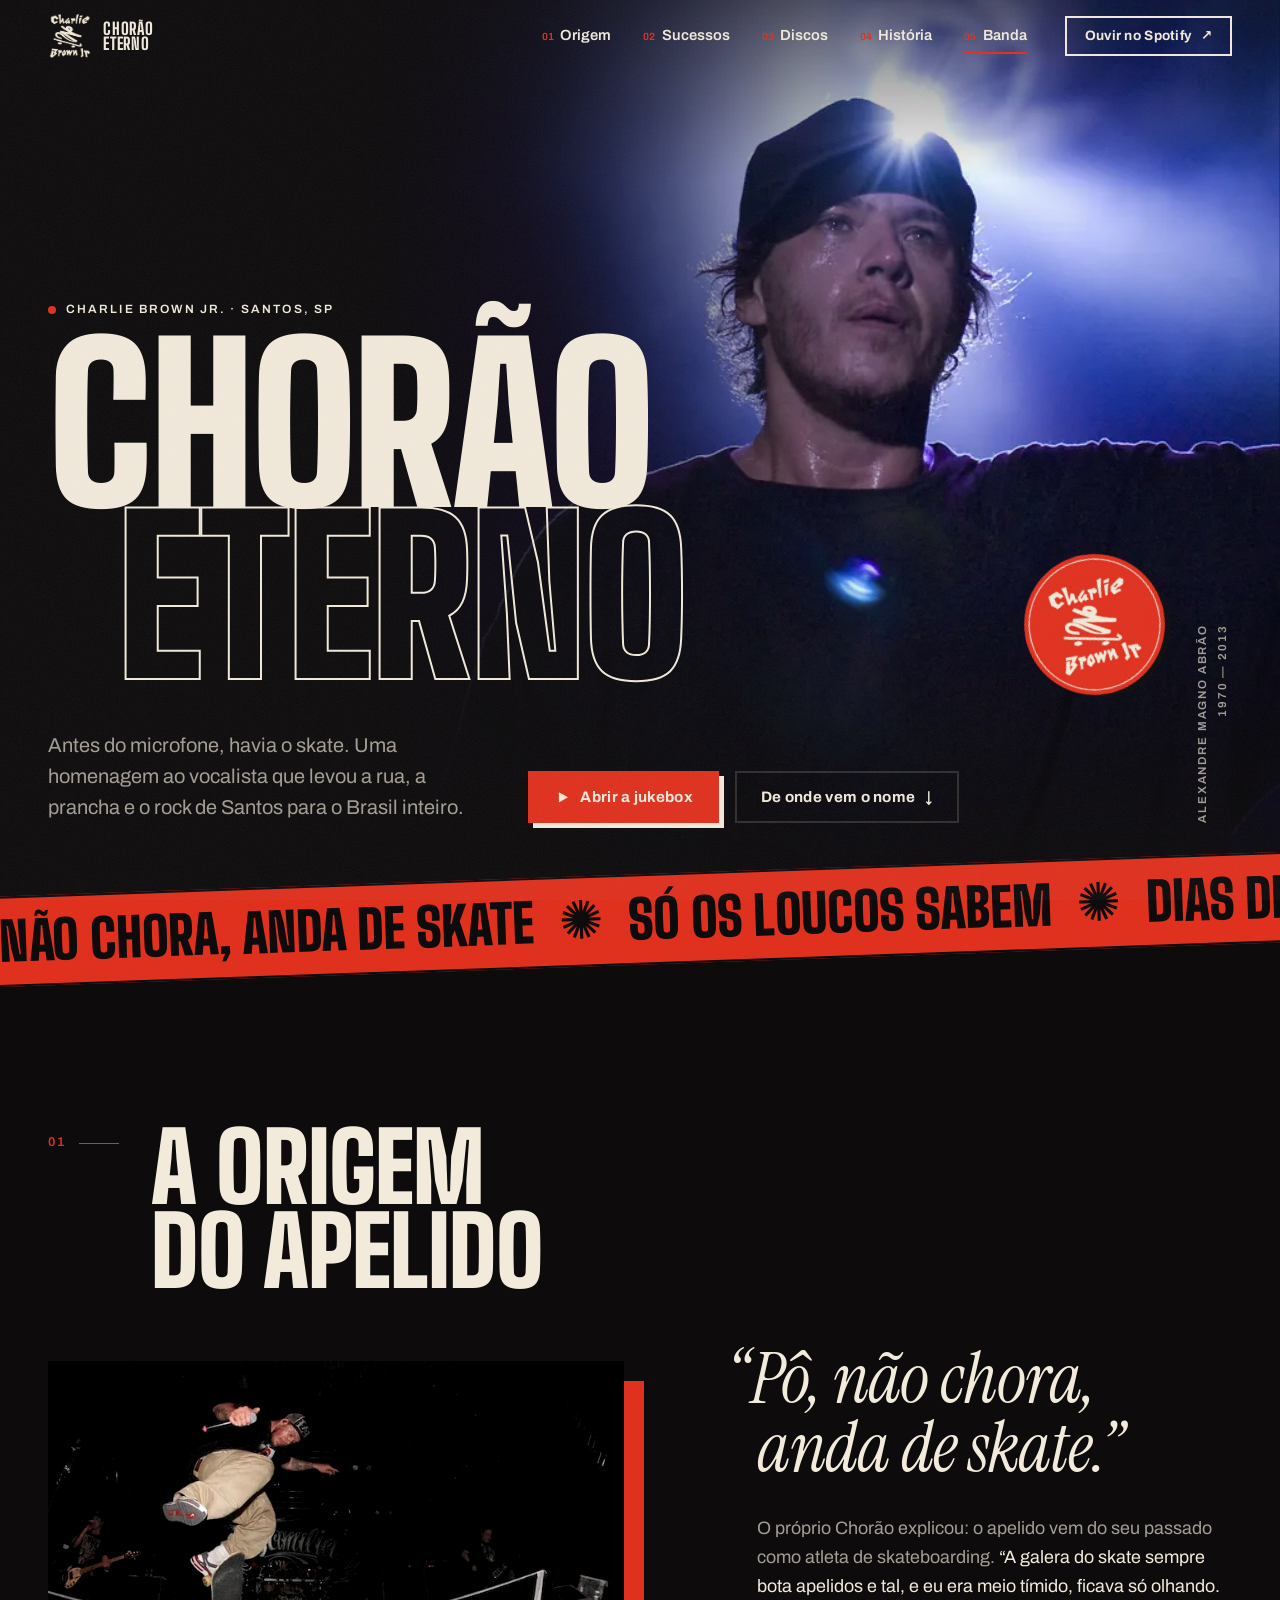
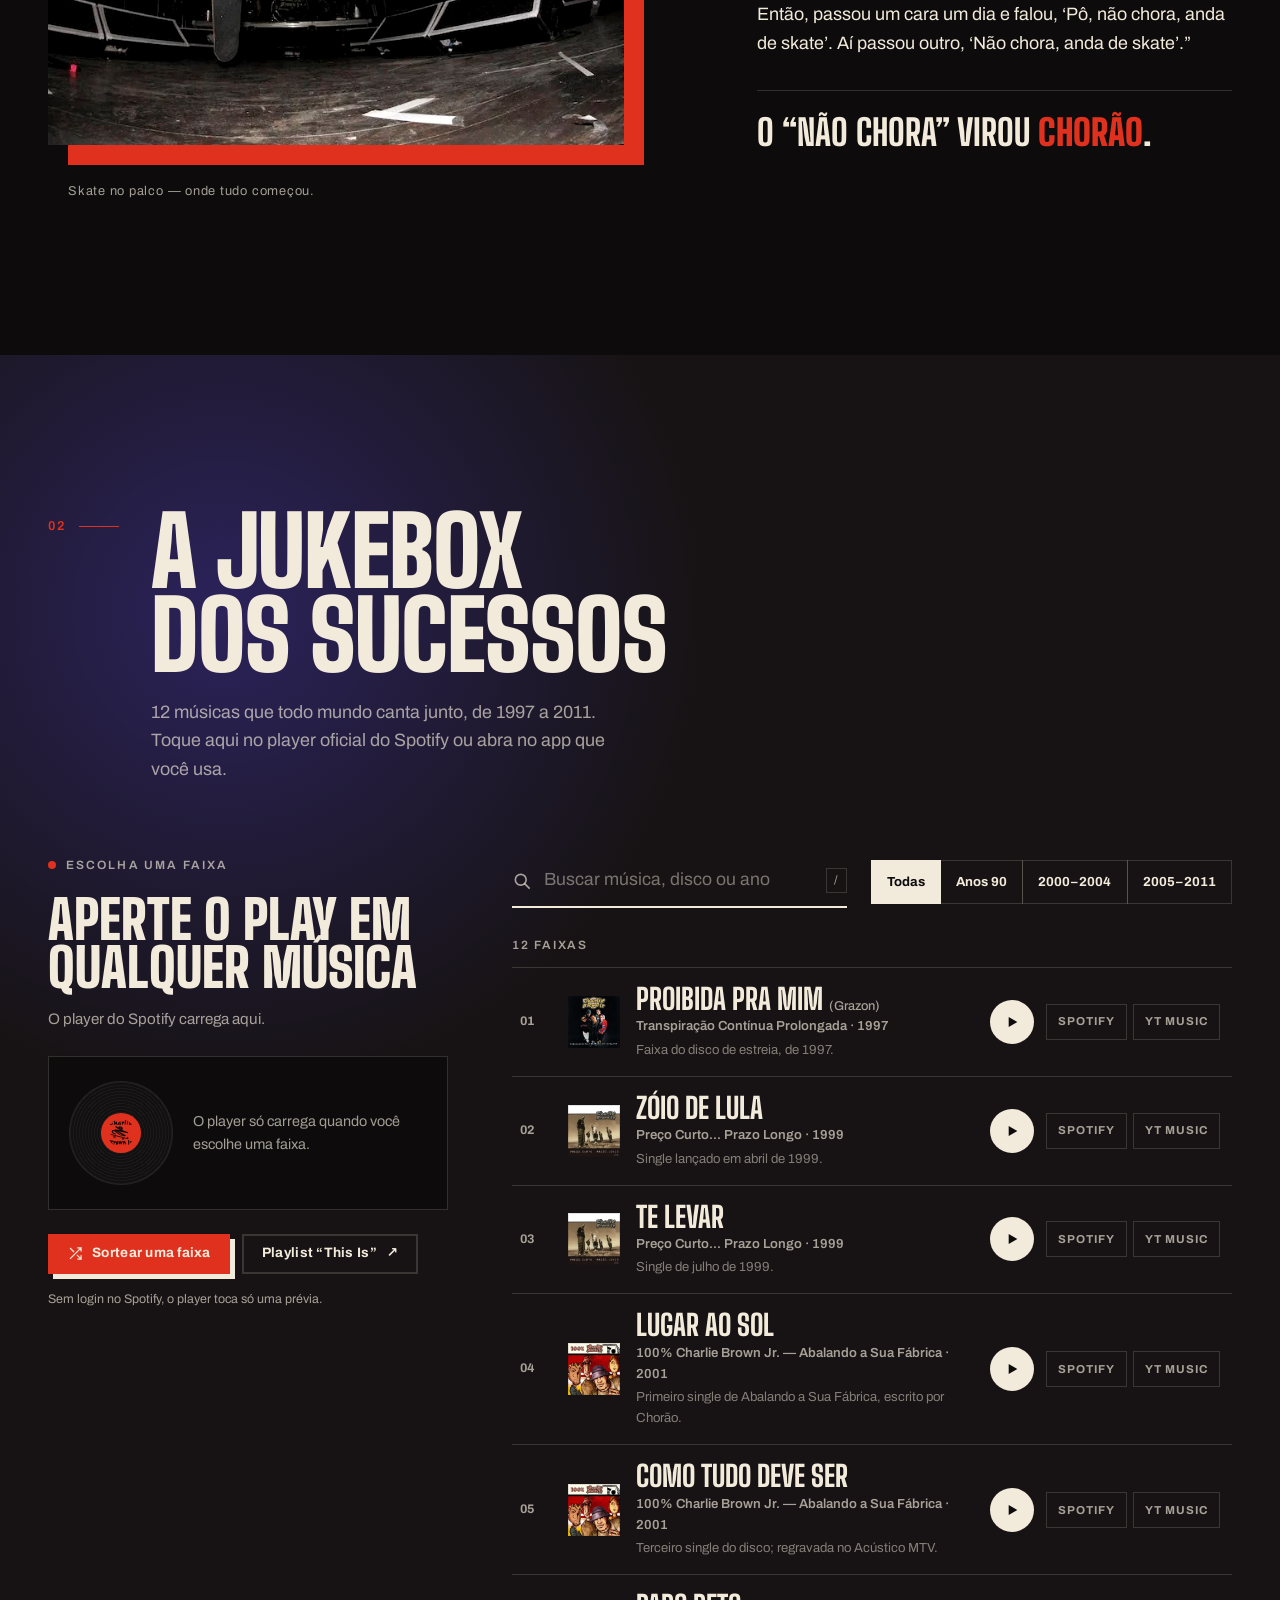
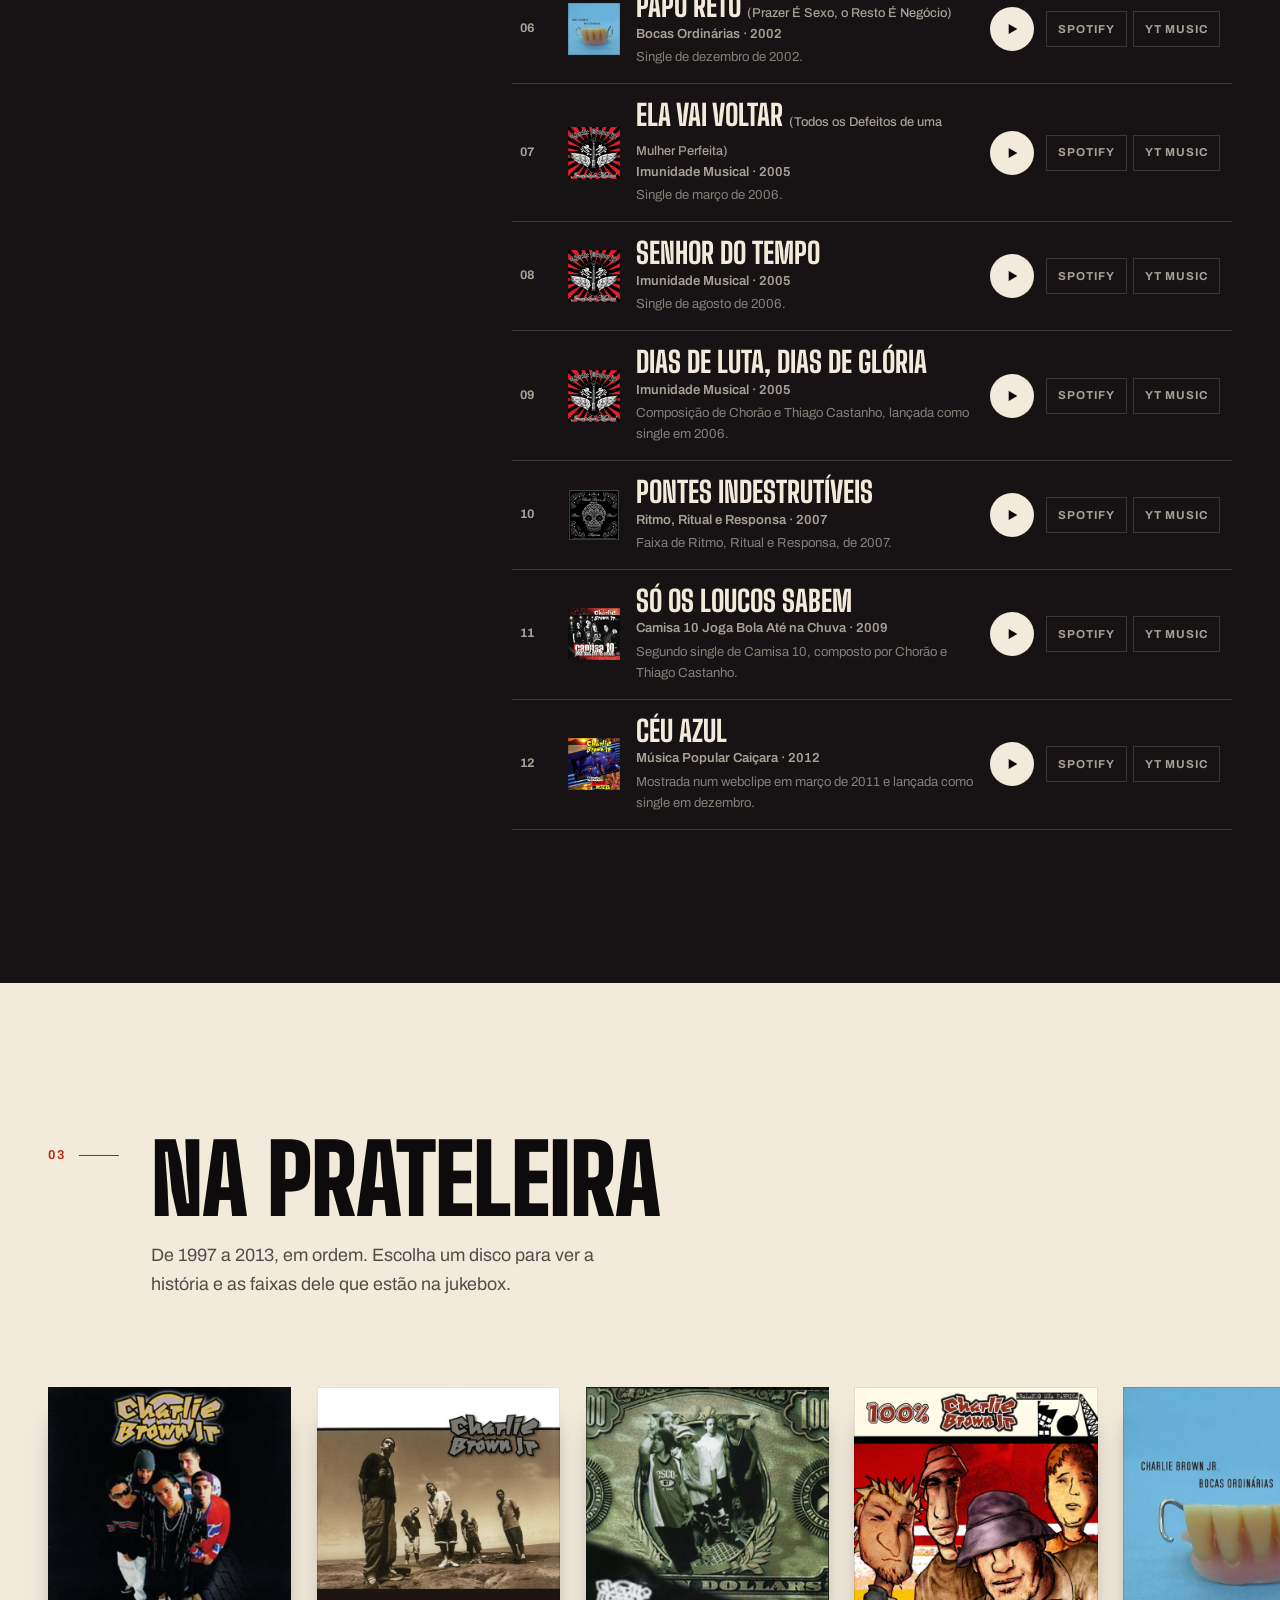
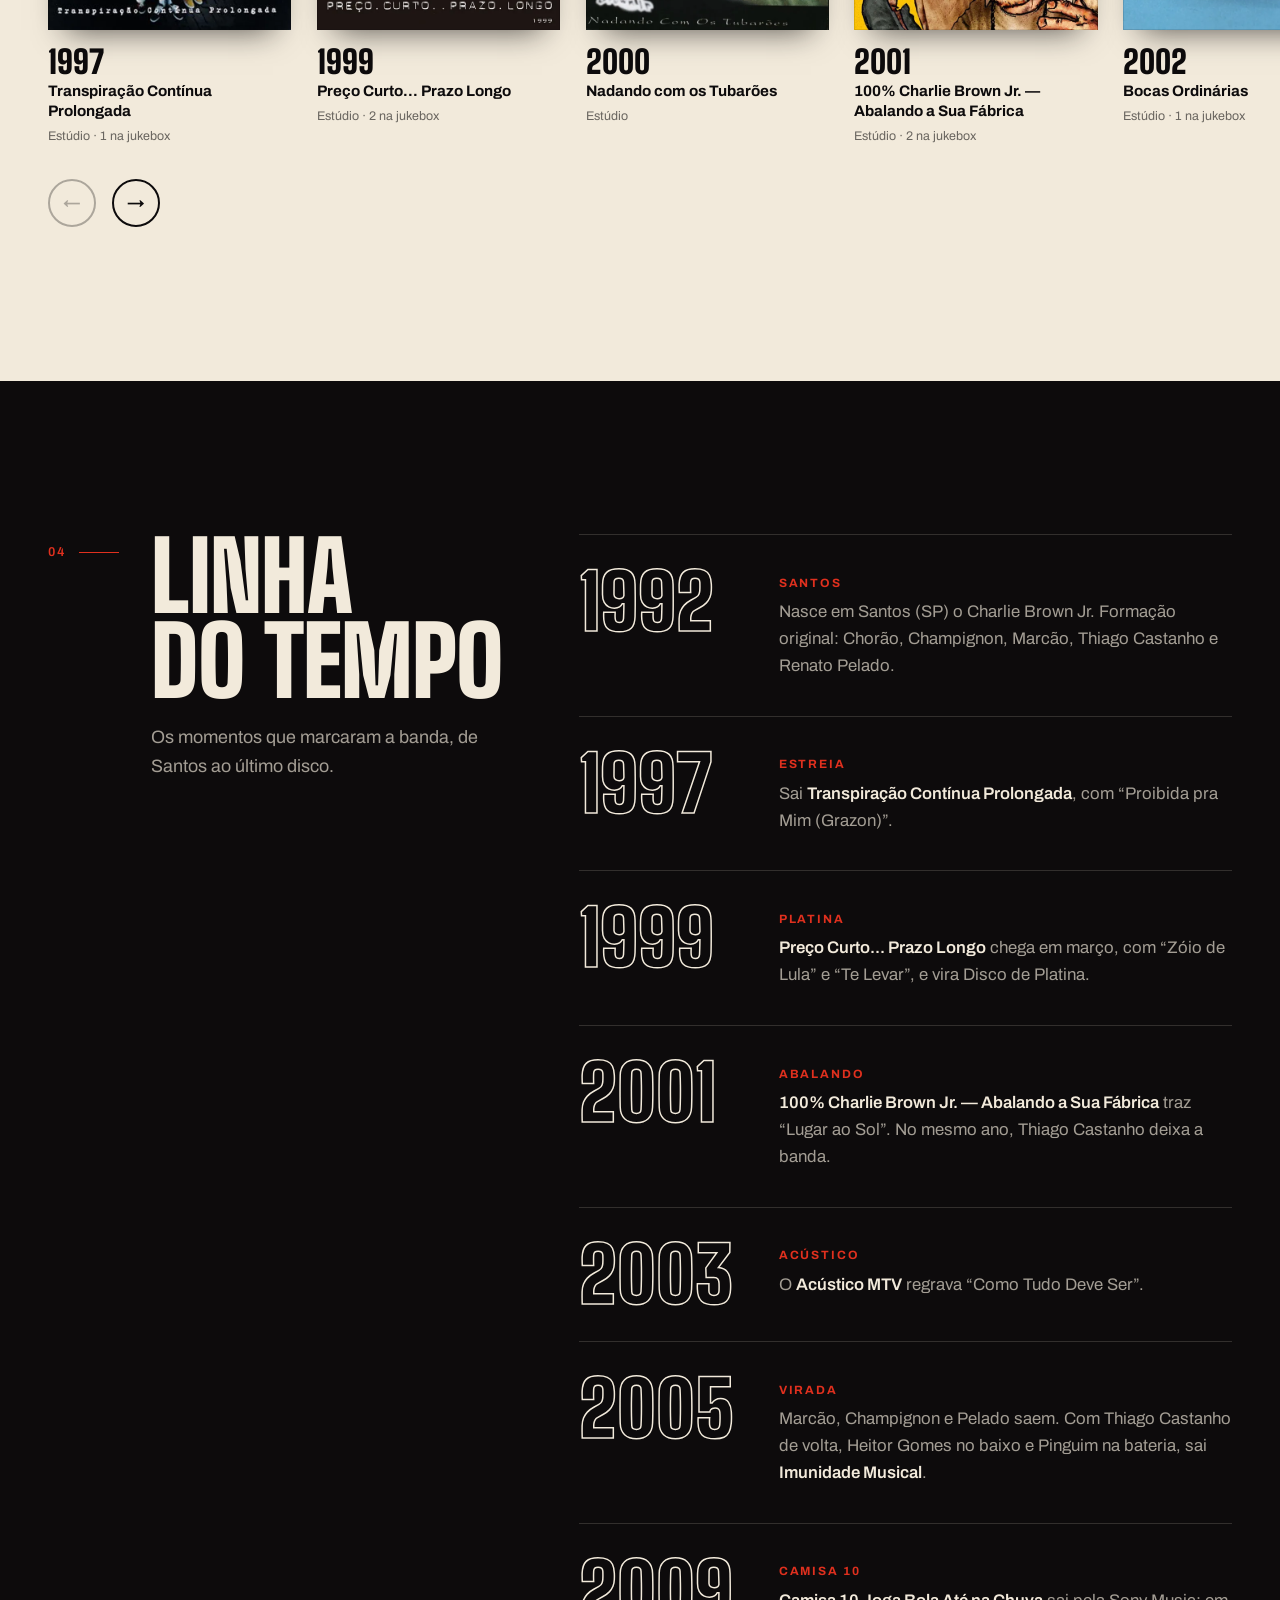
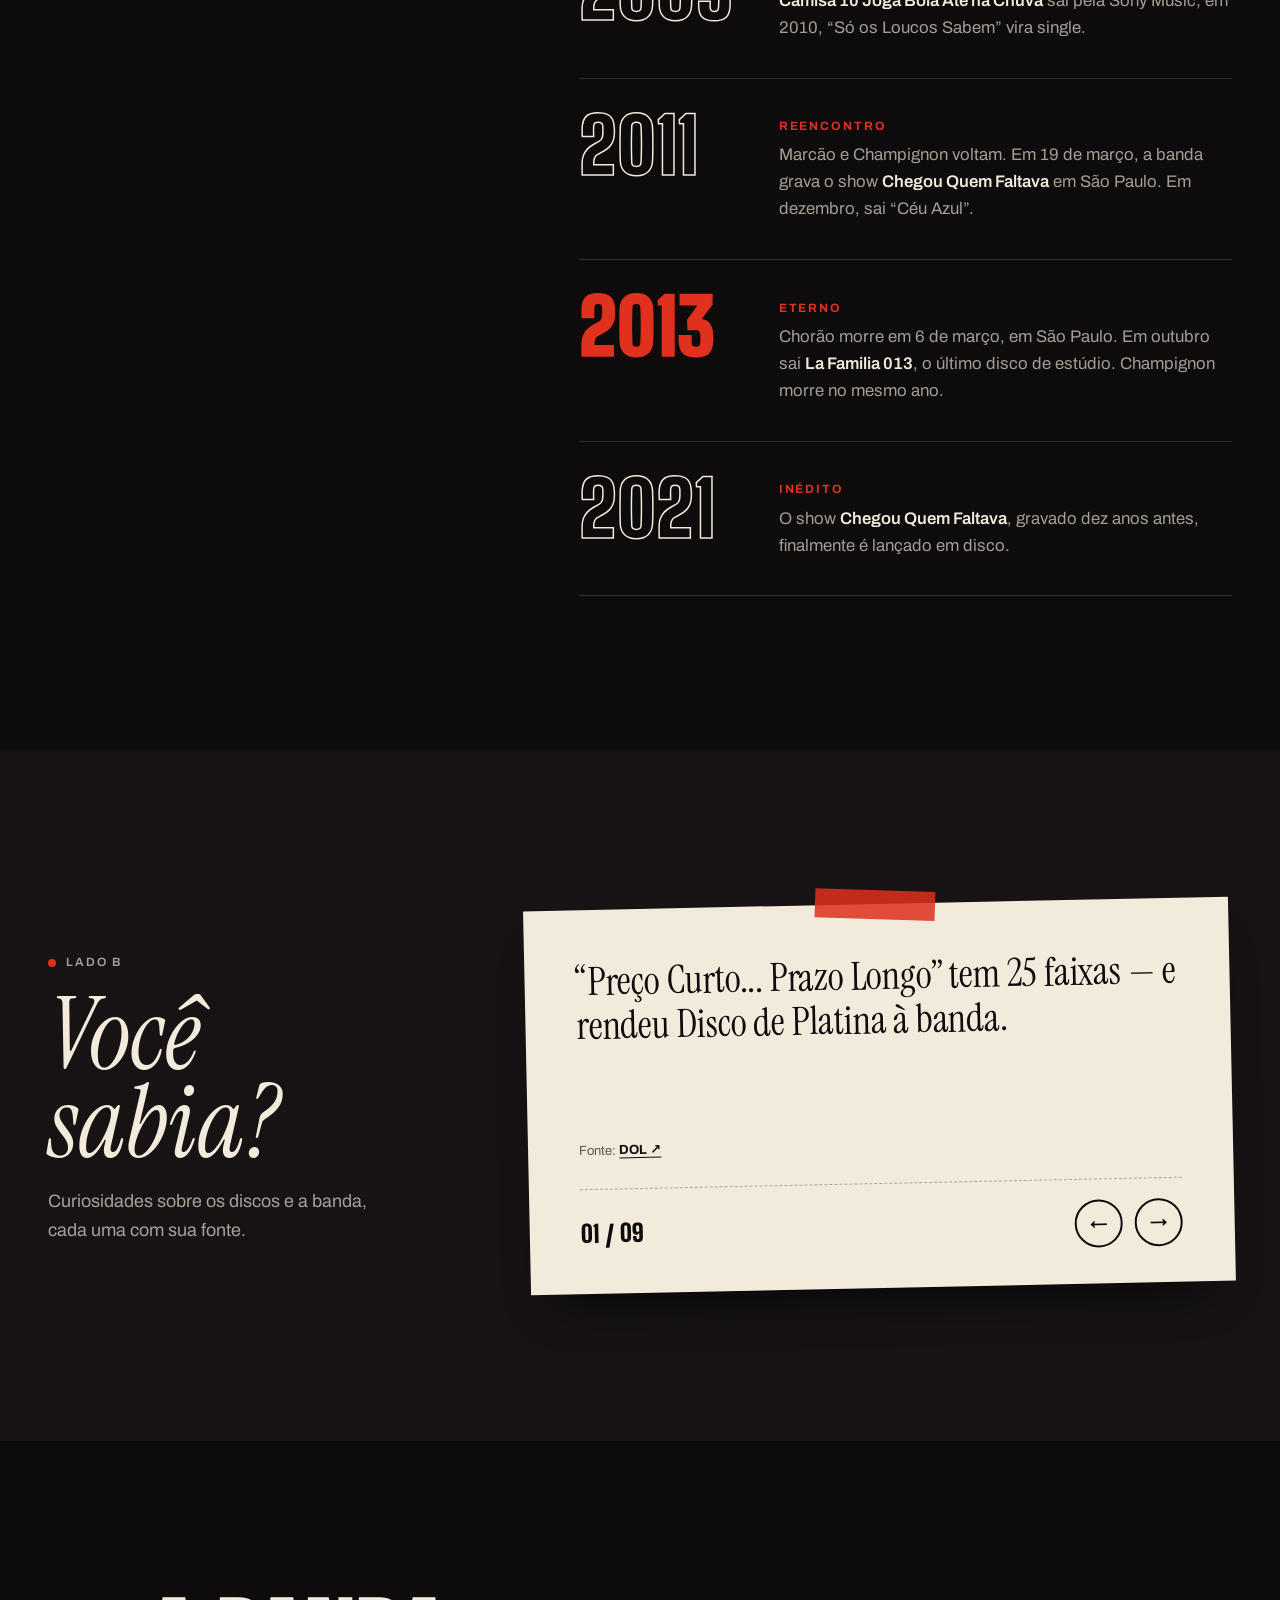
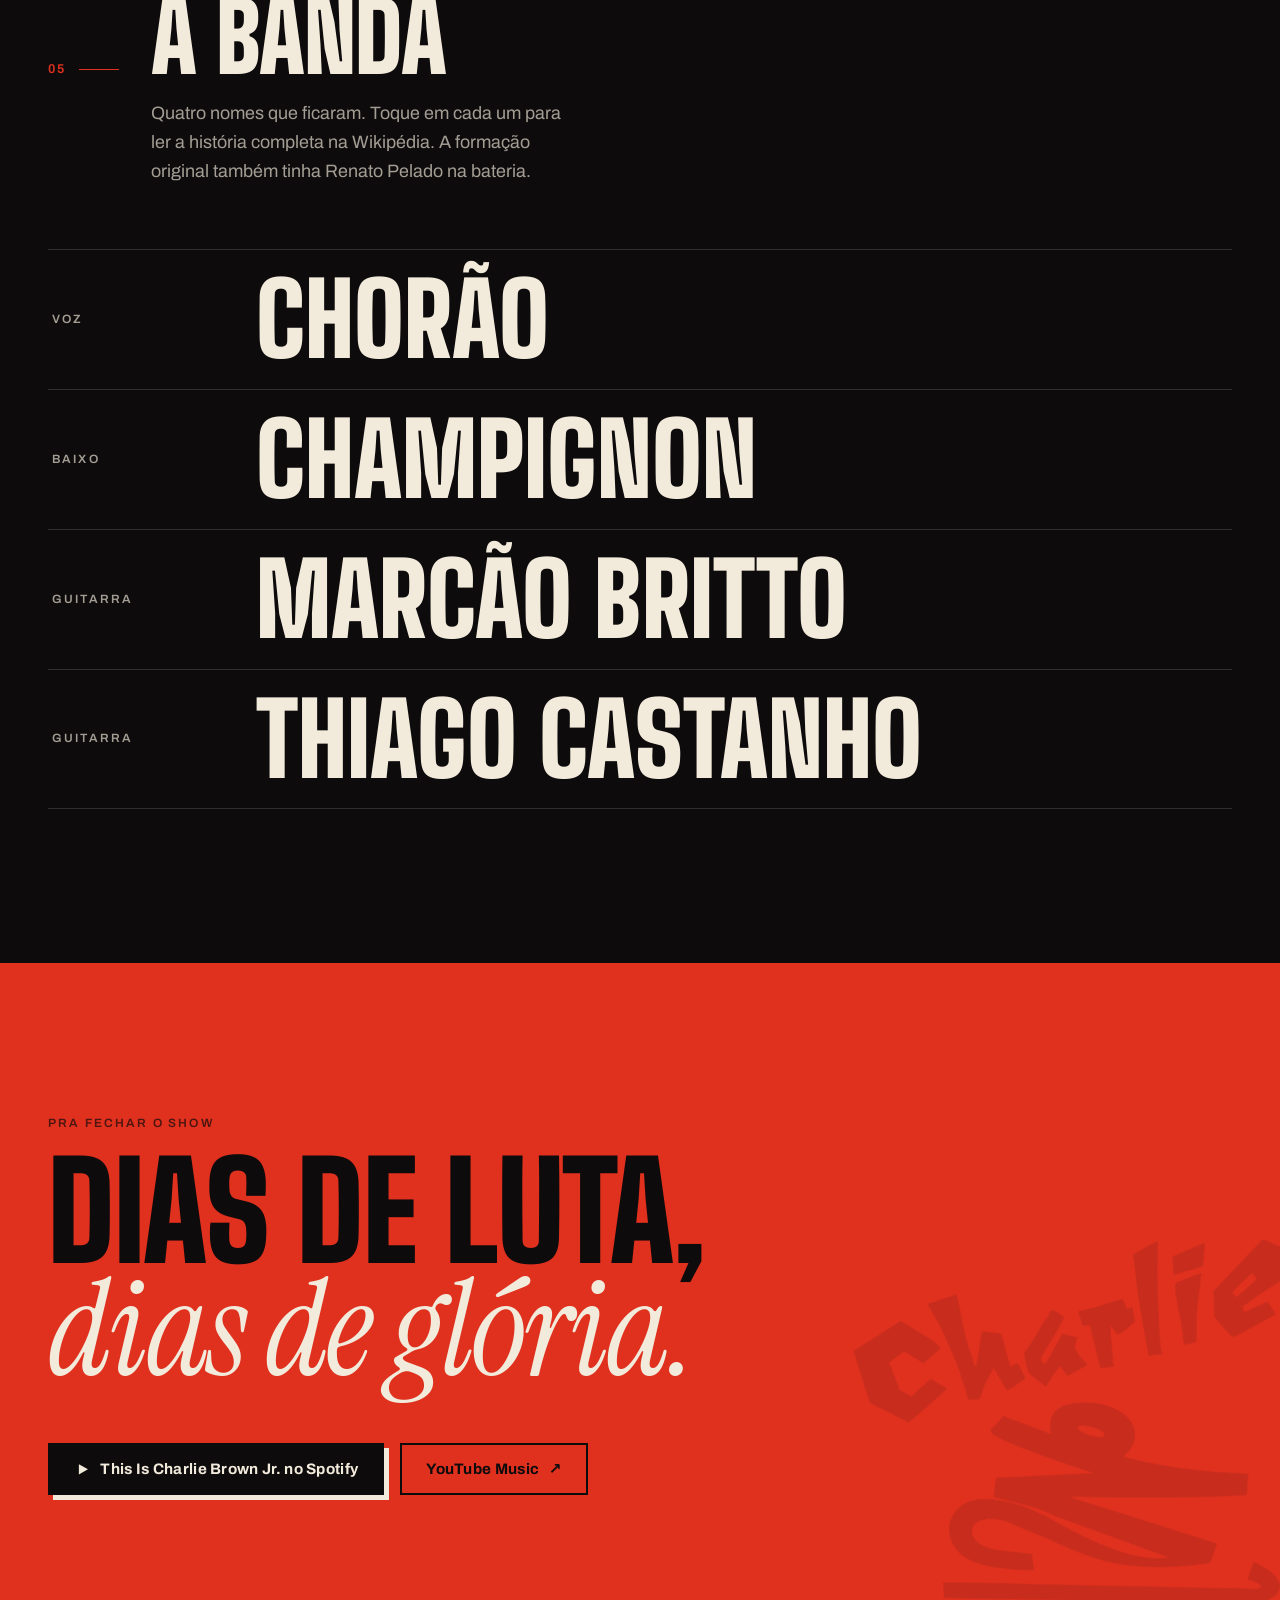
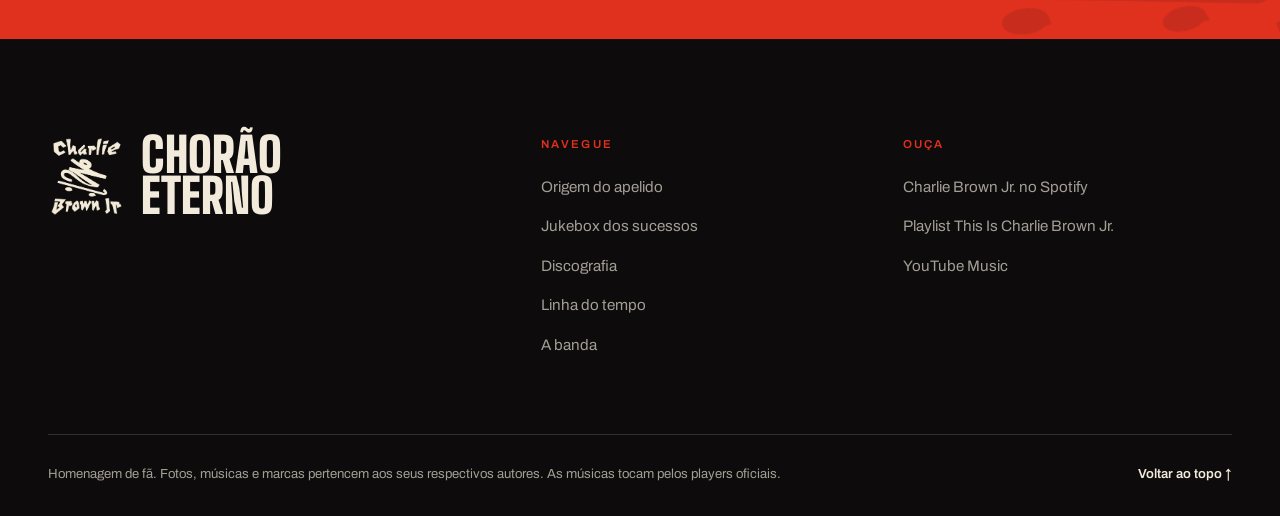
<file: index.html>
<!DOCTYPE html>
<html lang="pt-br">
<head>
    <meta charset="UTF-8">
    <meta name="viewport" content="width=device-width, initial-scale=1.0">
    <title>Chorão Eterno — Charlie Brown Jr.: sucessos, discos e história</title>
    <meta name="description" content="Uma homenagem de fã a Chorão e ao Charlie Brown Jr.: os maiores sucessos para ouvir no Spotify e no YouTube Music, a discografia, a linha do tempo e curiosidades da banda.">
    <meta name="theme-color" content="#0d0b0c">
    <meta property="og:type" content="website">
    <meta property="og:title" content="Chorão Eterno">
    <meta property="og:description" content="“Não chora, anda de skate.” Os sucessos, os discos e a história do Charlie Brown Jr.">
    <meta property="og:image" content="assets/img/og-chorao-eterno.jpg">
    <link rel="icon" type="image/png" href="assets/img/favicon.png">
    <link rel="apple-touch-icon" href="assets/img/apple-touch-icon.png">

    <link rel="preconnect" href="https://fonts.googleapis.com">
    <link rel="preconnect" href="https://fonts.gstatic.com" crossorigin>
    <link rel="stylesheet" href="https://fonts.googleapis.com/css2?family=Archivo:wght@400;500;600;700&family=Big+Shoulders+Display:wght@700;800;900&family=Instrument+Serif:ital@0;1&display=swap">
    <link rel="preload" as="image" type="image/webp" href="assets/img/chorao-palco-1920.webp"
          imagesrcset="assets/img/chorao-palco-768.webp 768w, assets/img/chorao-palco-1280.webp 1280w, assets/img/chorao-palco-1920.webp 1920w"
          imagesizes="100vw">
    <link rel="stylesheet" href="assets/css/style.css">
    <script>document.documentElement.classList.add('js');</script>
    <script src="assets/js/script.js" defer></script>
</head>
<body>
    <a class="skip-link" href="#conteudo">Pular para o conteúdo</a>

    <header class="site-header" data-header>
        <div class="site-header__inner">
            <a class="brand" href="#conteudo" aria-label="Chorão Eterno — início">
                <img src="assets/img/cbjr-logo-cream.png" alt="" width="44" height="44">
                <span class="brand__name">Chorão<br>Eterno</span>
            </a>

            <button class="menu-toggle" type="button" aria-expanded="false" aria-controls="menu" data-menu-toggle>
                <span class="menu-toggle__label">Menu</span>
                <span class="menu-toggle__bars" aria-hidden="true"></span>
            </button>

            <nav class="nav" id="menu" aria-label="Principal" data-menu>
                <ul class="nav__list">
                    <li><a href="#origem"><span class="nav__num">01</span>Origem</a></li>
                    <li><a href="#sucessos"><span class="nav__num">02</span>Sucessos</a></li>
                    <li><a href="#discos"><span class="nav__num">03</span>Discos</a></li>
                    <li><a href="#historia"><span class="nav__num">04</span>História</a></li>
                    <li><a href="#banda"><span class="nav__num">05</span>Banda</a></li>
                </ul>
                <a class="btn btn--small btn--outline" href="https://open.spotify.com/playlist/37i9dQZF1DZ06evO0LuyqI" target="_blank" rel="noopener">
                    Ouvir no Spotify <span aria-hidden="true">↗</span>
                </a>
            </nav>
        </div>
    </header>

    <main id="conteudo">
        <!-- HERO -->
        <section class="hero" aria-labelledby="hero-title">
            <div class="hero__media">
                <picture>
                    <source type="image/webp"
                            srcset="assets/img/chorao-palco-768.webp 768w, assets/img/chorao-palco-1280.webp 1280w, assets/img/chorao-palco-1920.webp 1920w"
                            sizes="100vw">
                    <img src="assets/img/chorao-palco-1280.jpg"
                         srcset="assets/img/chorao-palco-768.jpg 768w, assets/img/chorao-palco-1280.jpg 1280w, assets/img/chorao-palco-1920.jpg 1920w"
                         sizes="100vw" width="1920" height="1080"
                         alt="Chorão no palco, de touca, sob um holofote azul, com o braço tatuado erguido para o público."
                         fetchpriority="high">
                </picture>
            </div>

            <div class="hero__content container">
                <p class="eyebrow hero__eyebrow"><span class="dot" aria-hidden="true"></span>Charlie Brown Jr. · Santos, SP</p>

                <h1 class="hero__title" id="hero-title">
                    <span class="hero__line">Chorão</span>
                    <span class="hero__line hero__line--outline">Eterno</span>
                </h1>

                <div class="hero__bottom">
                    <p class="hero__lead">
                        Antes do microfone, havia o skate. Uma homenagem ao vocalista
                        que levou a rua, a prancha e o rock de Santos para o Brasil inteiro.
                    </p>
                    <div class="hero__actions">
                        <a class="btn btn--primary" href="#sucessos">
                            <svg class="btn__icon" viewBox="0 0 24 24" aria-hidden="true"><path d="M7 4.5v15l13-7.5z" fill="currentColor"/></svg>
                            Abrir a jukebox
                        </a>
                        <a class="btn btn--ghost" href="#origem">De onde vem o nome <span aria-hidden="true">↓</span></a>
                    </div>
                </div>
            </div>

            <img class="hero__sticker" src="assets/img/cbjr-sticker.webp" alt="" width="400" height="400" aria-hidden="true">
            <p class="hero__meta" aria-hidden="true">Alexandre Magno Abrão<br>1970 — 2013</p>
        </section>

        <!-- MARQUEE -->
        <div class="marquee" aria-hidden="true">
            <div class="marquee__track">
                <span>Não chora, anda de skate</span><span class="marquee__star">✺</span>
                <span>Só os loucos sabem</span><span class="marquee__star">✺</span>
                <span>Dias de luta, dias de glória</span><span class="marquee__star">✺</span>
                <span>Não chora, anda de skate</span><span class="marquee__star">✺</span>
                <span>Só os loucos sabem</span><span class="marquee__star">✺</span>
                <span>Dias de luta, dias de glória</span><span class="marquee__star">✺</span>
            </div>
        </div>

        <!-- 01 ORIGEM -->
        <section class="origin section" id="origem" aria-labelledby="origem-title">
            <div class="container origin__grid">
                <header class="section-head origin__head" data-reveal>
                    <p class="section-head__num">01</p>
                    <h2 class="section-head__title" id="origem-title">A origem<br>do apelido</h2>
                </header>

                <figure class="origin__photo" data-reveal>
                    <div class="origin__frame">
                        <picture>
                            <source type="image/webp" srcset="assets/img/chorao-skate.webp">
                            <img src="assets/img/chorao-skate.jpg" width="696" height="464" loading="lazy"
                                 alt="Chorão saltando de skate no palco durante um show, microfone na mão, com a banda ao fundo.">
                        </picture>
                    </div>
                    <figcaption class="caption">Skate no palco — onde tudo começou.</figcaption>
                </figure>

                <div class="origin__text" data-reveal>
                    <blockquote class="quote">
                        <p>“Pô, não chora,<br>anda de skate.”</p>
                    </blockquote>
                    <p class="origin__body">
                        O próprio Chorão explicou: o apelido vem do seu passado como atleta de skateboarding.
                        <q>A galera do skate sempre bota apelidos e tal, e eu era meio tímido, ficava só olhando.
                        Então, passou um cara um dia e falou, ‘Pô, não chora, anda de skate’. Aí passou outro,
                        ‘Não chora, anda de skate’.</q>
                    </p>
                    <p class="origin__kicker">O “não chora” virou <strong>Chorão</strong>.</p>
                </div>
            </div>
        </section>

        <!-- 02 SUCESSOS / JUKEBOX -->
        <section class="hits section" id="sucessos" aria-labelledby="sucessos-title">
            <div class="hits__glow" aria-hidden="true"></div>
            <div class="container">
                <header class="section-head hits__head" data-reveal>
                    <p class="section-head__num">02</p>
                    <h2 class="section-head__title" id="sucessos-title">A jukebox<br>dos sucessos</h2>
                    <p class="hits__intro">
                        12 músicas que todo mundo canta junto, de 1997 a 2011.
                        Toque aqui no player oficial do Spotify ou abra no app que você usa.
                    </p>
                </header>

                <div class="jukebox" data-jukebox>
                    <aside class="deck" aria-label="Player">
                        <div class="deck__sticky">
                            <p class="eyebrow"><span class="dot dot--live" aria-hidden="true"></span><span data-deck-status>Escolha uma faixa</span></p>
                            <p class="deck__title" data-deck-title>Aperte o play em qualquer música</p>
                            <p class="deck__meta" data-deck-meta>O player do Spotify carrega aqui.</p>

                            <div class="deck__screen" data-deck-screen>
                                <div class="deck__placeholder" data-deck-placeholder>
                                    <div class="deck__vinyl" aria-hidden="true">
                                        <img src="assets/img/cbjr-logo-ink.png" alt="" width="431" height="431" loading="lazy">
                                    </div>
                                    <p>O player só carrega quando você escolhe uma faixa.</p>
                                </div>
                            </div>

                            <div class="deck__controls">
                                <button class="btn btn--primary btn--small" type="button" data-shuffle>
                                    <svg class="btn__icon" viewBox="0 0 24 24" aria-hidden="true"><path d="M16 3h5v5M4 20 21 3M21 16v5h-5M15 15l6 6M4 4l5 5" fill="none" stroke="currentColor" stroke-width="2" stroke-linecap="square"/></svg>
                                    Sortear uma faixa
                                </button>
                                <a class="btn btn--ghost btn--small" href="https://open.spotify.com/playlist/37i9dQZF1DZ06evO0LuyqI" target="_blank" rel="noopener">
                                    Playlist “This Is” <span aria-hidden="true">↗</span>
                                </a>
                            </div>
                            <p class="deck__hint">Sem login no Spotify, o player toca só uma prévia.</p>
                        </div>
                    </aside>

                    <div class="crate">
                        <div class="crate__tools" role="search">
                            <label class="search" for="busca">
                                <span class="visually-hidden">Buscar música ou disco</span>
                                <svg viewBox="0 0 24 24" aria-hidden="true"><circle cx="10.5" cy="10.5" r="6.5" fill="none" stroke="currentColor" stroke-width="2"/><path d="m15.5 15.5 5 5" stroke="currentColor" stroke-width="2" stroke-linecap="square"/></svg>
                                <input id="busca" type="search" placeholder="Buscar música, disco ou ano" autocomplete="off" data-search>
                                <kbd aria-hidden="true">/</kbd>
                            </label>
                            <div class="filters" role="group" aria-label="Filtrar por época">
                                <button type="button" class="filter" aria-pressed="true" data-filter="all">Todas</button>
                                <button type="button" class="filter" aria-pressed="false" data-filter="90">Anos 90</button>
                                <button type="button" class="filter" aria-pressed="false" data-filter="00">2000–2004</button>
                                <button type="button" class="filter" aria-pressed="false" data-filter="05">2005–2011</button>
                            </div>
                        </div>

                        <p class="crate__count" aria-live="polite" data-count>12 faixas</p>

                        <ol class="tracks" data-tracks>
                        <li class="track" data-era="90" data-album="tcp" data-search="proibida pra mim transpiração contínua prolongada 1997" data-title="Proibida pra Mim (Grazon)" data-spotify="4rcHM1aiUbY01W2FhtaYUq" data-meta="Transpiração Contínua Prolongada · 1997">
                            <span class="track__n">01</span>
                            <span class="cover cover--mini" aria-hidden="true"><img src="assets/img/albums/tcp-thumb.webp" alt="" width="160" height="160" loading="lazy" decoding="async"></span>
                            <span class="track__info">
                                <span class="track__title">Proibida pra Mim <span class="track__sub">(Grazon)</span></span>
                                <span class="track__meta">Transpiração Contínua Prolongada · 1997</span>
                                <span class="track__note">Faixa do disco de estreia, de 1997.</span>
                            </span>
                            <span class="track__actions">
                                <button class="track__play" type="button" data-play-track aria-label="Tocar Proibida pra Mim no player">
                                    <svg viewBox="0 0 24 24" aria-hidden="true"><path d="M7 4.5v15l13-7.5z" fill="currentColor"/></svg>
                                </button>
                                <a class="chip-link" href="https://open.spotify.com/track/4rcHM1aiUbY01W2FhtaYUq" target="_blank" rel="noopener" aria-label="Abrir Proibida pra Mim no Spotify">Spotify</a>
                                <a class="chip-link" href="https://music.youtube.com/search?q=Charlie+Brown+Jr.+Proibida+pra+Mim" target="_blank" rel="noopener" aria-label="Buscar Proibida pra Mim no YouTube Music">YT Music</a>
                            </span>
                        </li>
                        <li class="track" data-era="90" data-album="pcpl" data-search="zóio de lula preço curto... prazo longo 1999" data-title="Zóio de Lula" data-spotify="4Ych2mKr2wwAFF2m4fp1Gk" data-meta="Preço Curto... Prazo Longo · 1999">
                            <span class="track__n">02</span>
                            <span class="cover cover--mini" aria-hidden="true"><img src="assets/img/albums/pcpl-thumb.webp" alt="" width="160" height="160" loading="lazy" decoding="async"></span>
                            <span class="track__info">
                                <span class="track__title">Zóio de Lula</span>
                                <span class="track__meta">Preço Curto... Prazo Longo · 1999</span>
                                <span class="track__note">Single lançado em abril de 1999.</span>
                            </span>
                            <span class="track__actions">
                                <button class="track__play" type="button" data-play-track aria-label="Tocar Zóio de Lula no player">
                                    <svg viewBox="0 0 24 24" aria-hidden="true"><path d="M7 4.5v15l13-7.5z" fill="currentColor"/></svg>
                                </button>
                                <a class="chip-link" href="https://open.spotify.com/track/4Ych2mKr2wwAFF2m4fp1Gk" target="_blank" rel="noopener" aria-label="Abrir Zóio de Lula no Spotify">Spotify</a>
                                <a class="chip-link" href="https://music.youtube.com/search?q=Charlie+Brown+Jr.+Z%C3%B3io+de+Lula" target="_blank" rel="noopener" aria-label="Buscar Zóio de Lula no YouTube Music">YT Music</a>
                            </span>
                        </li>
                        <li class="track" data-era="90" data-album="pcpl" data-search="te levar preço curto... prazo longo 1999" data-title="Te Levar" data-spotify="4ErBtW0hpPjHRuvwcdRwRE" data-note="ao vivo" data-meta="Preço Curto... Prazo Longo · 1999">
                            <span class="track__n">03</span>
                            <span class="cover cover--mini" aria-hidden="true"><img src="assets/img/albums/pcpl-thumb.webp" alt="" width="160" height="160" loading="lazy" decoding="async"></span>
                            <span class="track__info">
                                <span class="track__title">Te Levar</span>
                                <span class="track__meta">Preço Curto... Prazo Longo · 1999</span>
                                <span class="track__note">Single de julho de 1999.</span>
                            </span>
                            <span class="track__actions">
                                <button class="track__play" type="button" data-play-track aria-label="Tocar Te Levar no player">
                                    <svg viewBox="0 0 24 24" aria-hidden="true"><path d="M7 4.5v15l13-7.5z" fill="currentColor"/></svg>
                                </button>
                                <a class="chip-link" href="https://open.spotify.com/track/4ErBtW0hpPjHRuvwcdRwRE" target="_blank" rel="noopener" aria-label="Abrir Te Levar no Spotify">Spotify</a>
                                <a class="chip-link" href="https://music.youtube.com/search?q=Charlie+Brown+Jr.+Te+Levar" target="_blank" rel="noopener" aria-label="Buscar Te Levar no YouTube Music">YT Music</a>
                            </span>
                        </li>
                        <li class="track" data-era="00" data-album="abalando" data-search="lugar ao sol 100% charlie brown jr. — abalando a sua fábrica 2001" data-title="Lugar ao Sol" data-spotify="3rq9gwXK19ta2Olod4ssWN" data-meta="100% Charlie Brown Jr. — Abalando a Sua Fábrica · 2001">
                            <span class="track__n">04</span>
                            <span class="cover cover--mini" aria-hidden="true"><img src="assets/img/albums/abalando-thumb.webp" alt="" width="160" height="160" loading="lazy" decoding="async"></span>
                            <span class="track__info">
                                <span class="track__title">Lugar ao Sol</span>
                                <span class="track__meta">100% Charlie Brown Jr. — Abalando a Sua Fábrica · 2001</span>
                                <span class="track__note">Primeiro single de Abalando a Sua Fábrica, escrito por Chorão.</span>
                            </span>
                            <span class="track__actions">
                                <button class="track__play" type="button" data-play-track aria-label="Tocar Lugar ao Sol no player">
                                    <svg viewBox="0 0 24 24" aria-hidden="true"><path d="M7 4.5v15l13-7.5z" fill="currentColor"/></svg>
                                </button>
                                <a class="chip-link" href="https://open.spotify.com/track/3rq9gwXK19ta2Olod4ssWN" target="_blank" rel="noopener" aria-label="Abrir Lugar ao Sol no Spotify">Spotify</a>
                                <a class="chip-link" href="https://music.youtube.com/search?q=Charlie+Brown+Jr.+Lugar+ao+Sol" target="_blank" rel="noopener" aria-label="Buscar Lugar ao Sol no YouTube Music">YT Music</a>
                            </span>
                        </li>
                        <li class="track" data-era="00" data-album="abalando" data-search="como tudo deve ser 100% charlie brown jr. — abalando a sua fábrica 2001" data-title="Como Tudo Deve Ser" data-spotify="3QI5bIozef0HZ1kJnA2RdT" data-meta="100% Charlie Brown Jr. — Abalando a Sua Fábrica · 2001">
                            <span class="track__n">05</span>
                            <span class="cover cover--mini" aria-hidden="true"><img src="assets/img/albums/abalando-thumb.webp" alt="" width="160" height="160" loading="lazy" decoding="async"></span>
                            <span class="track__info">
                                <span class="track__title">Como Tudo Deve Ser</span>
                                <span class="track__meta">100% Charlie Brown Jr. — Abalando a Sua Fábrica · 2001</span>
                                <span class="track__note">Terceiro single do disco; regravada no Acústico MTV.</span>
                            </span>
                            <span class="track__actions">
                                <button class="track__play" type="button" data-play-track aria-label="Tocar Como Tudo Deve Ser no player">
                                    <svg viewBox="0 0 24 24" aria-hidden="true"><path d="M7 4.5v15l13-7.5z" fill="currentColor"/></svg>
                                </button>
                                <a class="chip-link" href="https://open.spotify.com/track/3QI5bIozef0HZ1kJnA2RdT" target="_blank" rel="noopener" aria-label="Abrir Como Tudo Deve Ser no Spotify">Spotify</a>
                                <a class="chip-link" href="https://music.youtube.com/search?q=Charlie+Brown+Jr.+Como+Tudo+Deve+Ser" target="_blank" rel="noopener" aria-label="Buscar Como Tudo Deve Ser no YouTube Music">YT Music</a>
                            </span>
                        </li>
                        <li class="track" data-era="00" data-album="bocas" data-search="papo reto bocas ordinárias 2002" data-title="Papo Reto (Prazer É Sexo, o Resto É Negócio)" data-spotify="3sNRbKKAJg1XY7WClcSlV8" data-meta="Bocas Ordinárias · 2002">
                            <span class="track__n">06</span>
                            <span class="cover cover--mini" aria-hidden="true"><img src="assets/img/albums/bocas-thumb.webp" alt="" width="160" height="160" loading="lazy" decoding="async"></span>
                            <span class="track__info">
                                <span class="track__title">Papo Reto <span class="track__sub">(Prazer É Sexo, o Resto É Negócio)</span></span>
                                <span class="track__meta">Bocas Ordinárias · 2002</span>
                                <span class="track__note">Single de dezembro de 2002.</span>
                            </span>
                            <span class="track__actions">
                                <button class="track__play" type="button" data-play-track aria-label="Tocar Papo Reto no player">
                                    <svg viewBox="0 0 24 24" aria-hidden="true"><path d="M7 4.5v15l13-7.5z" fill="currentColor"/></svg>
                                </button>
                                <a class="chip-link" href="https://open.spotify.com/track/3sNRbKKAJg1XY7WClcSlV8" target="_blank" rel="noopener" aria-label="Abrir Papo Reto no Spotify">Spotify</a>
                                <a class="chip-link" href="https://music.youtube.com/search?q=Charlie+Brown+Jr.+Papo+Reto" target="_blank" rel="noopener" aria-label="Buscar Papo Reto no YouTube Music">YT Music</a>
                            </span>
                        </li>
                        <li class="track" data-era="05" data-album="imunidade" data-search="ela vai voltar imunidade musical 2005" data-title="Ela Vai Voltar (Todos os Defeitos de uma Mulher Perfeita)" data-spotify="2zZdkf8RNgCOMYW5ApLBOH" data-meta="Imunidade Musical · 2005">
                            <span class="track__n">07</span>
                            <span class="cover cover--mini" aria-hidden="true"><img src="assets/img/albums/imunidade-thumb.webp" alt="" width="160" height="160" loading="lazy" decoding="async"></span>
                            <span class="track__info">
                                <span class="track__title">Ela Vai Voltar <span class="track__sub">(Todos os Defeitos de uma Mulher Perfeita)</span></span>
                                <span class="track__meta">Imunidade Musical · 2005</span>
                                <span class="track__note">Single de março de 2006.</span>
                            </span>
                            <span class="track__actions">
                                <button class="track__play" type="button" data-play-track aria-label="Tocar Ela Vai Voltar no player">
                                    <svg viewBox="0 0 24 24" aria-hidden="true"><path d="M7 4.5v15l13-7.5z" fill="currentColor"/></svg>
                                </button>
                                <a class="chip-link" href="https://open.spotify.com/track/2zZdkf8RNgCOMYW5ApLBOH" target="_blank" rel="noopener" aria-label="Abrir Ela Vai Voltar no Spotify">Spotify</a>
                                <a class="chip-link" href="https://music.youtube.com/search?q=Charlie+Brown+Jr.+Ela+Vai+Voltar" target="_blank" rel="noopener" aria-label="Buscar Ela Vai Voltar no YouTube Music">YT Music</a>
                            </span>
                        </li>
                        <li class="track" data-era="05" data-album="imunidade" data-search="senhor do tempo imunidade musical 2005" data-title="Senhor do Tempo" data-spotify="5fgpFbshwc3HPwjwW01OU5" data-meta="Imunidade Musical · 2005">
                            <span class="track__n">08</span>
                            <span class="cover cover--mini" aria-hidden="true"><img src="assets/img/albums/imunidade-thumb.webp" alt="" width="160" height="160" loading="lazy" decoding="async"></span>
                            <span class="track__info">
                                <span class="track__title">Senhor do Tempo</span>
                                <span class="track__meta">Imunidade Musical · 2005</span>
                                <span class="track__note">Single de agosto de 2006.</span>
                            </span>
                            <span class="track__actions">
                                <button class="track__play" type="button" data-play-track aria-label="Tocar Senhor do Tempo no player">
                                    <svg viewBox="0 0 24 24" aria-hidden="true"><path d="M7 4.5v15l13-7.5z" fill="currentColor"/></svg>
                                </button>
                                <a class="chip-link" href="https://open.spotify.com/track/5fgpFbshwc3HPwjwW01OU5" target="_blank" rel="noopener" aria-label="Abrir Senhor do Tempo no Spotify">Spotify</a>
                                <a class="chip-link" href="https://music.youtube.com/search?q=Charlie+Brown+Jr.+Senhor+do+Tempo" target="_blank" rel="noopener" aria-label="Buscar Senhor do Tempo no YouTube Music">YT Music</a>
                            </span>
                        </li>
                        <li class="track" data-era="05" data-album="imunidade" data-search="dias de luta, dias de glória imunidade musical 2005" data-title="Dias de Luta, Dias de Glória" data-spotify="53hSOH8Szvdr2B5S6R4Y0A" data-meta="Imunidade Musical · 2005">
                            <span class="track__n">09</span>
                            <span class="cover cover--mini" aria-hidden="true"><img src="assets/img/albums/imunidade-thumb.webp" alt="" width="160" height="160" loading="lazy" decoding="async"></span>
                            <span class="track__info">
                                <span class="track__title">Dias de Luta, Dias de Glória</span>
                                <span class="track__meta">Imunidade Musical · 2005</span>
                                <span class="track__note">Composição de Chorão e Thiago Castanho, lançada como single em 2006.</span>
                            </span>
                            <span class="track__actions">
                                <button class="track__play" type="button" data-play-track aria-label="Tocar Dias de Luta, Dias de Glória no player">
                                    <svg viewBox="0 0 24 24" aria-hidden="true"><path d="M7 4.5v15l13-7.5z" fill="currentColor"/></svg>
                                </button>
                                <a class="chip-link" href="https://open.spotify.com/track/53hSOH8Szvdr2B5S6R4Y0A" target="_blank" rel="noopener" aria-label="Abrir Dias de Luta, Dias de Glória no Spotify">Spotify</a>
                                <a class="chip-link" href="https://music.youtube.com/search?q=Charlie+Brown+Jr.+Dias+de+Luta%2C+Dias+de+Gl%C3%B3ria" target="_blank" rel="noopener" aria-label="Buscar Dias de Luta, Dias de Glória no YouTube Music">YT Music</a>
                            </span>
                        </li>
                        <li class="track" data-era="05" data-album="rrr" data-search="pontes indestrutíveis ritmo, ritual e responsa 2007" data-title="Pontes Indestrutíveis" data-spotify="5dMUxNs0HOZQgDoXaqwDY4" data-meta="Ritmo, Ritual e Responsa · 2007">
                            <span class="track__n">10</span>
                            <span class="cover cover--mini" aria-hidden="true"><img src="assets/img/albums/rrr-thumb.webp" alt="" width="160" height="160" loading="lazy" decoding="async"></span>
                            <span class="track__info">
                                <span class="track__title">Pontes Indestrutíveis</span>
                                <span class="track__meta">Ritmo, Ritual e Responsa · 2007</span>
                                <span class="track__note">Faixa de Ritmo, Ritual e Responsa, de 2007.</span>
                            </span>
                            <span class="track__actions">
                                <button class="track__play" type="button" data-play-track aria-label="Tocar Pontes Indestrutíveis no player">
                                    <svg viewBox="0 0 24 24" aria-hidden="true"><path d="M7 4.5v15l13-7.5z" fill="currentColor"/></svg>
                                </button>
                                <a class="chip-link" href="https://open.spotify.com/track/5dMUxNs0HOZQgDoXaqwDY4" target="_blank" rel="noopener" aria-label="Abrir Pontes Indestrutíveis no Spotify">Spotify</a>
                                <a class="chip-link" href="https://music.youtube.com/search?q=Charlie+Brown+Jr.+Pontes+Indestrut%C3%ADveis" target="_blank" rel="noopener" aria-label="Buscar Pontes Indestrutíveis no YouTube Music">YT Music</a>
                            </span>
                        </li>
                        <li class="track" data-era="05" data-album="camisa10" data-search="só os loucos sabem camisa 10 joga bola até na chuva 2009" data-title="Só os Loucos Sabem" data-spotify="7p9tssmksnhQn9Jc12tQBL" data-meta="Camisa 10 Joga Bola Até na Chuva · 2009">
                            <span class="track__n">11</span>
                            <span class="cover cover--mini" aria-hidden="true"><img src="assets/img/albums/camisa10-thumb.webp" alt="" width="160" height="160" loading="lazy" decoding="async"></span>
                            <span class="track__info">
                                <span class="track__title">Só os Loucos Sabem</span>
                                <span class="track__meta">Camisa 10 Joga Bola Até na Chuva · 2009</span>
                                <span class="track__note">Segundo single de Camisa 10, composto por Chorão e Thiago Castanho.</span>
                            </span>
                            <span class="track__actions">
                                <button class="track__play" type="button" data-play-track aria-label="Tocar Só os Loucos Sabem no player">
                                    <svg viewBox="0 0 24 24" aria-hidden="true"><path d="M7 4.5v15l13-7.5z" fill="currentColor"/></svg>
                                </button>
                                <a class="chip-link" href="https://open.spotify.com/track/7p9tssmksnhQn9Jc12tQBL" target="_blank" rel="noopener" aria-label="Abrir Só os Loucos Sabem no Spotify">Spotify</a>
                                <a class="chip-link" href="https://music.youtube.com/search?q=Charlie+Brown+Jr.+S%C3%B3+os+Loucos+Sabem" target="_blank" rel="noopener" aria-label="Buscar Só os Loucos Sabem no YouTube Music">YT Music</a>
                            </span>
                        </li>
                        <li class="track" data-era="05" data-album="mpc" data-search="céu azul música popular caiçara 2012" data-title="Céu Azul" data-spotify="72ixDzGyAl95LfCKuIa7TD" data-meta="Música Popular Caiçara · 2012">
                            <span class="track__n">12</span>
                            <span class="cover cover--mini" aria-hidden="true"><img src="assets/img/albums/mpc-thumb.webp" alt="" width="160" height="160" loading="lazy" decoding="async"></span>
                            <span class="track__info">
                                <span class="track__title">Céu Azul</span>
                                <span class="track__meta">Música Popular Caiçara · 2012</span>
                                <span class="track__note">Mostrada num webclipe em março de 2011 e lançada como single em dezembro.</span>
                            </span>
                            <span class="track__actions">
                                <button class="track__play" type="button" data-play-track aria-label="Tocar Céu Azul no player">
                                    <svg viewBox="0 0 24 24" aria-hidden="true"><path d="M7 4.5v15l13-7.5z" fill="currentColor"/></svg>
                                </button>
                                <a class="chip-link" href="https://open.spotify.com/track/72ixDzGyAl95LfCKuIa7TD" target="_blank" rel="noopener" aria-label="Abrir Céu Azul no Spotify">Spotify</a>
                                <a class="chip-link" href="https://music.youtube.com/search?q=Charlie+Brown+Jr.+C%C3%A9u+Azul" target="_blank" rel="noopener" aria-label="Buscar Céu Azul no YouTube Music">YT Music</a>
                            </span>
                        </li>
                        </ol>
                        <p class="tracks__empty" data-empty hidden>
                            Nada por aqui. Tente outro nome — ou
                            <a href="https://open.spotify.com/artist/1on7ZQ2pvgeQF4vmIA09x5" target="_blank" rel="noopener">veja a discografia completa no Spotify ↗</a>
                        </p>
                    </div>
                </div>
            </div>
        </section>

        <!-- 03 DISCOS -->
        <section class="discs section" id="discos" aria-labelledby="discos-title">
            <div class="container">
                <header class="section-head discs__head" data-reveal>
                    <p class="section-head__num">03</p>
                    <h2 class="section-head__title" id="discos-title">Na prateleira</h2>
                    <p class="discs__intro">De 1997 a 2013, em ordem. Escolha um disco para ver a história e as faixas dele que estão na jukebox.</p>
                </header>
            </div>

            <div class="shelf" data-shelf>
                <ol class="shelf__list" data-shelf-list>
                    <li class="shelf__item">
                        <button class="album" type="button" data-album-btn="tcp" aria-expanded="false" aria-controls="album-detail">
                            <span class="cover " aria-hidden="true"><img src="assets/img/albums/tcp.webp" alt="" width="600" height="600" loading="lazy" decoding="async"></span>
                            <span class="album__year">1997</span>
                            <span class="album__title">Transpiração Contínua Prolongada</span>
                            <span class="album__kind">Estúdio · 1 na jukebox</span>
                        </button>
                        <template data-album-tpl="tcp">
                            <p class="album-detail__kind">Estúdio · 1997</p>
                            <h3 class="album-detail__title">Transpiração Contínua Prolongada</h3>
                            <p class="album-detail__desc">A estreia. Foi daqui que saiu “Proibida pra Mim (Grazon)”.</p>
                            <button class="album-detail__track" type="button" data-jump-track="Proibida pra Mim"><span aria-hidden="true">▶</span> Proibida pra Mim</button>
                            <p class="album-detail__links">
                                <a href="https://open.spotify.com/search/Charlie%20Brown%20Jr.%20Transpira%C3%A7%C3%A3o%20Cont%C3%ADnua%20Prolongada" target="_blank" rel="noopener">Procurar no Spotify <span aria-hidden="true">↗</span></a>
                                <a href="https://music.youtube.com/search?q=Charlie+Brown+Jr.+Transpira%C3%A7%C3%A3o+Cont%C3%ADnua+Prolongada" target="_blank" rel="noopener">Procurar no YouTube Music <span aria-hidden="true">↗</span></a>
                            </p>
                        </template>
                    </li>
                    <li class="shelf__item">
                        <button class="album" type="button" data-album-btn="pcpl" aria-expanded="false" aria-controls="album-detail">
                            <span class="cover " aria-hidden="true"><img src="assets/img/albums/pcpl.webp" alt="" width="600" height="600" loading="lazy" decoding="async"></span>
                            <span class="album__year">1999</span>
                            <span class="album__title">Preço Curto... Prazo Longo</span>
                            <span class="album__kind">Estúdio · 2 na jukebox</span>
                        </button>
                        <template data-album-tpl="pcpl">
                            <p class="album-detail__kind">Estúdio · 1999</p>
                            <h3 class="album-detail__title">Preço Curto... Prazo Longo</h3>
                            <p class="album-detail__desc">Lançado em 6 de março de 1999, com 25 faixas. Rendeu Disco de Platina.</p>
                            <button class="album-detail__track" type="button" data-jump-track="Zóio de Lula"><span aria-hidden="true">▶</span> Zóio de Lula</button><button class="album-detail__track" type="button" data-jump-track="Te Levar"><span aria-hidden="true">▶</span> Te Levar</button>
                            <p class="album-detail__links">
                                <a href="https://open.spotify.com/search/Charlie%20Brown%20Jr.%20Pre%C3%A7o%20Curto...%20Prazo%20Longo" target="_blank" rel="noopener">Procurar no Spotify <span aria-hidden="true">↗</span></a>
                                <a href="https://music.youtube.com/search?q=Charlie+Brown+Jr.+Pre%C3%A7o+Curto...+Prazo+Longo" target="_blank" rel="noopener">Procurar no YouTube Music <span aria-hidden="true">↗</span></a>
                            </p>
                        </template>
                    </li>
                    <li class="shelf__item">
                        <button class="album" type="button" data-album-btn="nct" aria-expanded="false" aria-controls="album-detail">
                            <span class="cover " aria-hidden="true"><img src="assets/img/albums/nct.webp" alt="" width="600" height="600" loading="lazy" decoding="async"></span>
                            <span class="album__year">2000</span>
                            <span class="album__title">Nadando com os Tubarões</span>
                            <span class="album__kind">Estúdio</span>
                        </button>
                        <template data-album-tpl="nct">
                            <p class="album-detail__kind">Estúdio · 2000</p>
                            <h3 class="album-detail__title">Nadando com os Tubarões</h3>
                            <p class="album-detail__desc">Terceiro disco. Depois dele, o guitarrista Thiago Castanho deixou a banda, em 2001.</p>
                            
                            <p class="album-detail__links">
                                <a href="https://open.spotify.com/search/Charlie%20Brown%20Jr.%20Nadando%20com%20os%20Tubar%C3%B5es" target="_blank" rel="noopener">Procurar no Spotify <span aria-hidden="true">↗</span></a>
                                <a href="https://music.youtube.com/search?q=Charlie+Brown+Jr.+Nadando+com+os+Tubar%C3%B5es" target="_blank" rel="noopener">Procurar no YouTube Music <span aria-hidden="true">↗</span></a>
                            </p>
                        </template>
                    </li>
                    <li class="shelf__item">
                        <button class="album" type="button" data-album-btn="abalando" aria-expanded="false" aria-controls="album-detail">
                            <span class="cover " aria-hidden="true"><img src="assets/img/albums/abalando.webp" alt="" width="600" height="600" loading="lazy" decoding="async"></span>
                            <span class="album__year">2001</span>
                            <span class="album__title">100% Charlie Brown Jr. — Abalando a Sua Fábrica</span>
                            <span class="album__kind">Estúdio · 2 na jukebox</span>
                        </button>
                        <template data-album-tpl="abalando">
                            <p class="album-detail__kind">Estúdio · 2001</p>
                            <h3 class="album-detail__title">100% Charlie Brown Jr. — Abalando a Sua Fábrica</h3>
                            <p class="album-detail__desc">O disco de “Lugar ao Sol” e “Como Tudo Deve Ser”.</p>
                            <button class="album-detail__track" type="button" data-jump-track="Lugar ao Sol"><span aria-hidden="true">▶</span> Lugar ao Sol</button><button class="album-detail__track" type="button" data-jump-track="Como Tudo Deve Ser"><span aria-hidden="true">▶</span> Como Tudo Deve Ser</button>
                            <p class="album-detail__links">
                                <a href="https://open.spotify.com/search/Charlie%20Brown%20Jr.%20100%25%20Charlie%20Brown%20Jr.%20%E2%80%94%20Abalando%20a%20Sua%20F%C3%A1brica" target="_blank" rel="noopener">Procurar no Spotify <span aria-hidden="true">↗</span></a>
                                <a href="https://music.youtube.com/search?q=Charlie+Brown+Jr.+100%25+Charlie+Brown+Jr.+%E2%80%94+Abalando+a+Sua+F%C3%A1brica" target="_blank" rel="noopener">Procurar no YouTube Music <span aria-hidden="true">↗</span></a>
                            </p>
                        </template>
                    </li>
                    <li class="shelf__item">
                        <button class="album" type="button" data-album-btn="bocas" aria-expanded="false" aria-controls="album-detail">
                            <span class="cover " aria-hidden="true"><img src="assets/img/albums/bocas.webp" alt="" width="600" height="600" loading="lazy" decoding="async"></span>
                            <span class="album__year">2002</span>
                            <span class="album__title">Bocas Ordinárias</span>
                            <span class="album__kind">Estúdio · 1 na jukebox</span>
                        </button>
                        <template data-album-tpl="bocas">
                            <p class="album-detail__kind">Estúdio · 2002</p>
                            <h3 class="album-detail__title">Bocas Ordinárias</h3>
                            <p class="album-detail__desc">Trouxe “Papo Reto (Prazer É Sexo, o Resto É Negócio)”, single de dezembro de 2002.</p>
                            <button class="album-detail__track" type="button" data-jump-track="Papo Reto"><span aria-hidden="true">▶</span> Papo Reto</button>
                            <p class="album-detail__links">
                                <a href="https://open.spotify.com/search/Charlie%20Brown%20Jr.%20Bocas%20Ordin%C3%A1rias" target="_blank" rel="noopener">Procurar no Spotify <span aria-hidden="true">↗</span></a>
                                <a href="https://music.youtube.com/search?q=Charlie+Brown+Jr.+Bocas+Ordin%C3%A1rias" target="_blank" rel="noopener">Procurar no YouTube Music <span aria-hidden="true">↗</span></a>
                            </p>
                        </template>
                    </li>
                    <li class="shelf__item">
                        <button class="album" type="button" data-album-btn="acustico" aria-expanded="false" aria-controls="album-detail">
                            <span class="cover " aria-hidden="true"><img src="assets/img/albums/acustico.webp" alt="" width="600" height="600" loading="lazy" decoding="async"></span>
                            <span class="album__year">2003</span>
                            <span class="album__title">Acústico MTV</span>
                            <span class="album__kind">Ao vivo</span>
                        </button>
                        <template data-album-tpl="acustico">
                            <p class="album-detail__kind">Ao vivo · 2003</p>
                            <h3 class="album-detail__title">Acústico MTV</h3>
                            <p class="album-detail__desc">Registro acústico em que a banda regravou “Como Tudo Deve Ser”.</p>
                            
                            <p class="album-detail__links">
                                <a href="https://open.spotify.com/search/Charlie%20Brown%20Jr.%20Ac%C3%BAstico%20MTV" target="_blank" rel="noopener">Procurar no Spotify <span aria-hidden="true">↗</span></a>
                                <a href="https://music.youtube.com/search?q=Charlie+Brown+Jr.+Ac%C3%BAstico+MTV" target="_blank" rel="noopener">Procurar no YouTube Music <span aria-hidden="true">↗</span></a>
                            </p>
                        </template>
                    </li>
                    <li class="shelf__item">
                        <button class="album" type="button" data-album-btn="tamo" aria-expanded="false" aria-controls="album-detail">
                            <span class="cover " aria-hidden="true"><img src="assets/img/albums/tamo.webp" alt="" width="600" height="600" loading="lazy" decoding="async"></span>
                            <span class="album__year">2004</span>
                            <span class="album__title">Tamo Aí na Atividade</span>
                            <span class="album__kind">Estúdio</span>
                        </button>
                        <template data-album-tpl="tamo">
                            <p class="album-detail__kind">Estúdio · 2004</p>
                            <h3 class="album-detail__title">Tamo Aí na Atividade</h3>
                            <p class="album-detail__desc">Lançado em dezembro de 2004 pela EMI.</p>
                            
                            <p class="album-detail__links">
                                <a href="https://open.spotify.com/search/Charlie%20Brown%20Jr.%20Tamo%20A%C3%AD%20na%20Atividade" target="_blank" rel="noopener">Procurar no Spotify <span aria-hidden="true">↗</span></a>
                                <a href="https://music.youtube.com/search?q=Charlie+Brown+Jr.+Tamo+A%C3%AD+na+Atividade" target="_blank" rel="noopener">Procurar no YouTube Music <span aria-hidden="true">↗</span></a>
                            </p>
                        </template>
                    </li>
                    <li class="shelf__item">
                        <button class="album" type="button" data-album-btn="imunidade" aria-expanded="false" aria-controls="album-detail">
                            <span class="cover " aria-hidden="true"><img src="assets/img/albums/imunidade.webp" alt="" width="600" height="600" loading="lazy" decoding="async"></span>
                            <span class="album__year">2005</span>
                            <span class="album__title">Imunidade Musical</span>
                            <span class="album__kind">Estúdio · 3 na jukebox</span>
                        </button>
                        <template data-album-tpl="imunidade">
                            <p class="album-detail__kind">Estúdio · 2005</p>
                            <h3 class="album-detail__title">Imunidade Musical</h3>
                            <p class="album-detail__desc">Lançado em 23 de agosto de 2005, produzido por Rick Bonadio. Primeiro disco com a nova formação.</p>
                            <button class="album-detail__track" type="button" data-jump-track="Ela Vai Voltar"><span aria-hidden="true">▶</span> Ela Vai Voltar</button><button class="album-detail__track" type="button" data-jump-track="Senhor do Tempo"><span aria-hidden="true">▶</span> Senhor do Tempo</button><button class="album-detail__track" type="button" data-jump-track="Dias de Luta, Dias de Glória"><span aria-hidden="true">▶</span> Dias de Luta, Dias de Glória</button>
                            <p class="album-detail__links">
                                <a href="https://open.spotify.com/search/Charlie%20Brown%20Jr.%20Imunidade%20Musical" target="_blank" rel="noopener">Procurar no Spotify <span aria-hidden="true">↗</span></a>
                                <a href="https://music.youtube.com/search?q=Charlie+Brown+Jr.+Imunidade+Musical" target="_blank" rel="noopener">Procurar no YouTube Music <span aria-hidden="true">↗</span></a>
                            </p>
                        </template>
                    </li>
                    <li class="shelf__item">
                        <button class="album" type="button" data-album-btn="rrr" aria-expanded="false" aria-controls="album-detail">
                            <span class="cover " aria-hidden="true"><img src="assets/img/albums/rrr.webp" alt="" width="600" height="600" loading="lazy" decoding="async"></span>
                            <span class="album__year">2007</span>
                            <span class="album__title">Ritmo, Ritual e Responsa</span>
                            <span class="album__kind">Estúdio · 1 na jukebox</span>
                        </button>
                        <template data-album-tpl="rrr">
                            <p class="album-detail__kind">Estúdio · 2007</p>
                            <h3 class="album-detail__title">Ritmo, Ritual e Responsa</h3>
                            <p class="album-detail__desc">O disco de “Pontes Indestrutíveis”.</p>
                            <button class="album-detail__track" type="button" data-jump-track="Pontes Indestrutíveis"><span aria-hidden="true">▶</span> Pontes Indestrutíveis</button>
                            <p class="album-detail__links">
                                <a href="https://open.spotify.com/search/Charlie%20Brown%20Jr.%20Ritmo%2C%20Ritual%20e%20Responsa" target="_blank" rel="noopener">Procurar no Spotify <span aria-hidden="true">↗</span></a>
                                <a href="https://music.youtube.com/search?q=Charlie+Brown+Jr.+Ritmo%2C+Ritual+e+Responsa" target="_blank" rel="noopener">Procurar no YouTube Music <span aria-hidden="true">↗</span></a>
                            </p>
                        </template>
                    </li>
                    <li class="shelf__item">
                        <button class="album" type="button" data-album-btn="camisa10" aria-expanded="false" aria-controls="album-detail">
                            <span class="cover " aria-hidden="true"><img src="assets/img/albums/camisa10.webp" alt="" width="600" height="600" loading="lazy" decoding="async"></span>
                            <span class="album__year">2009</span>
                            <span class="album__title">Camisa 10 Joga Bola Até na Chuva</span>
                            <span class="album__kind">Estúdio · 1 na jukebox</span>
                        </button>
                        <template data-album-tpl="camisa10">
                            <p class="album-detail__kind">Estúdio · 2009</p>
                            <h3 class="album-detail__title">Camisa 10 Joga Bola Até na Chuva</h3>
                            <p class="album-detail__desc">Lançado em setembro de 2009 pela Sony Music. Primeiro disco com o baterista Bruno Graveto.</p>
                            <button class="album-detail__track" type="button" data-jump-track="Só os Loucos Sabem"><span aria-hidden="true">▶</span> Só os Loucos Sabem</button>
                            <p class="album-detail__links">
                                <a href="https://open.spotify.com/search/Charlie%20Brown%20Jr.%20Camisa%2010%20Joga%20Bola%20At%C3%A9%20na%20Chuva" target="_blank" rel="noopener">Procurar no Spotify <span aria-hidden="true">↗</span></a>
                                <a href="https://music.youtube.com/search?q=Charlie+Brown+Jr.+Camisa+10+Joga+Bola+At%C3%A9+na+Chuva" target="_blank" rel="noopener">Procurar no YouTube Music <span aria-hidden="true">↗</span></a>
                            </p>
                        </template>
                    </li>
                    <li class="shelf__item">
                        <button class="album" type="button" data-album-btn="mpc" aria-expanded="false" aria-controls="album-detail">
                            <span class="cover " aria-hidden="true"><img src="assets/img/albums/mpc.webp" alt="" width="600" height="600" loading="lazy" decoding="async"></span>
                            <span class="album__year">2012</span>
                            <span class="album__title">Música Popular Caiçara</span>
                            <span class="album__kind">Ao vivo · 1 na jukebox</span>
                        </button>
                        <template data-album-tpl="mpc">
                            <p class="album-detail__kind">Ao vivo · 2012</p>
                            <h3 class="album-detail__title">Música Popular Caiçara</h3>
                            <p class="album-detail__desc">CD e DVD ao vivo gravado em Santos e Curitiba. “Céu Azul” é a única faixa de estúdio.</p>
                            <button class="album-detail__track" type="button" data-jump-track="Céu Azul"><span aria-hidden="true">▶</span> Céu Azul</button>
                            <p class="album-detail__links">
                                <a href="https://open.spotify.com/search/Charlie%20Brown%20Jr.%20M%C3%BAsica%20Popular%20Cai%C3%A7ara" target="_blank" rel="noopener">Procurar no Spotify <span aria-hidden="true">↗</span></a>
                                <a href="https://music.youtube.com/search?q=Charlie+Brown+Jr.+M%C3%BAsica+Popular+Cai%C3%A7ara" target="_blank" rel="noopener">Procurar no YouTube Music <span aria-hidden="true">↗</span></a>
                            </p>
                        </template>
                    </li>
                    <li class="shelf__item">
                        <button class="album" type="button" data-album-btn="lafamilia" aria-expanded="false" aria-controls="album-detail">
                            <span class="cover " aria-hidden="true"><img src="assets/img/albums/lafamilia.webp" alt="" width="600" height="600" loading="lazy" decoding="async"></span>
                            <span class="album__year">2013</span>
                            <span class="album__title">La Familia 013</span>
                            <span class="album__kind">Estúdio</span>
                        </button>
                        <template data-album-tpl="lafamilia">
                            <p class="album-detail__kind">Estúdio · 2013</p>
                            <h3 class="album-detail__title">La Familia 013</h3>
                            <p class="album-detail__desc">Último álbum de estúdio, lançado em 8 de outubro de 2013 pela Som Livre.</p>
                            
                            <p class="album-detail__links">
                                <a href="https://open.spotify.com/search/Charlie%20Brown%20Jr.%20La%20Familia%20013" target="_blank" rel="noopener">Procurar no Spotify <span aria-hidden="true">↗</span></a>
                                <a href="https://music.youtube.com/search?q=Charlie+Brown+Jr.+La+Familia+013" target="_blank" rel="noopener">Procurar no YouTube Music <span aria-hidden="true">↗</span></a>
                            </p>
                        </template>
                    </li>
                </ol>
            </div>

            <div class="container">
                <div class="shelf__nav">
                    <button class="round-btn" type="button" data-shelf-prev aria-label="Discos anteriores">←</button>
                    <button class="round-btn" type="button" data-shelf-next aria-label="Próximos discos">→</button>
                </div>
                <div class="album-detail" id="album-detail" data-album-detail hidden aria-live="polite"></div>
            </div>
        </section>

        <!-- 04 HISTÓRIA -->
        <section class="story section" id="historia" aria-labelledby="historia-title">
            <div class="container story__grid">
                <header class="section-head story__head" data-reveal>
                    <p class="section-head__num">04</p>
                    <h2 class="section-head__title" id="historia-title">Linha<br>do tempo</h2>
                    <p class="story__intro">Os momentos que marcaram a banda, de Santos ao último disco.</p>
                </header>

                <ol class="timeline">
                    <li class="moment" data-reveal>
                        <p class="moment__year">1992</p>
                        <div class="moment__body">
                            <p class="moment__tag">Santos</p>
                            <p class="moment__text">Nasce em Santos (SP) o Charlie Brown Jr. Formação original: Chorão, Champignon, Marcão, Thiago Castanho e Renato Pelado.</p>
                        </div>
                    </li>
                    <li class="moment" data-reveal>
                        <p class="moment__year">1997</p>
                        <div class="moment__body">
                            <p class="moment__tag">Estreia</p>
                            <p class="moment__text">Sai <em>Transpiração Contínua Prolongada</em>, com “Proibida pra Mim (Grazon)”.</p>
                        </div>
                    </li>
                    <li class="moment" data-reveal>
                        <p class="moment__year">1999</p>
                        <div class="moment__body">
                            <p class="moment__tag">Platina</p>
                            <p class="moment__text"><em>Preço Curto... Prazo Longo</em> chega em março, com “Zóio de Lula” e “Te Levar”, e vira Disco de Platina.</p>
                        </div>
                    </li>
                    <li class="moment" data-reveal>
                        <p class="moment__year">2001</p>
                        <div class="moment__body">
                            <p class="moment__tag">Abalando</p>
                            <p class="moment__text"><em>100% Charlie Brown Jr. — Abalando a Sua Fábrica</em> traz “Lugar ao Sol”. No mesmo ano, Thiago Castanho deixa a banda.</p>
                        </div>
                    </li>
                    <li class="moment" data-reveal>
                        <p class="moment__year">2003</p>
                        <div class="moment__body">
                            <p class="moment__tag">Acústico</p>
                            <p class="moment__text">O <em>Acústico MTV</em> regrava “Como Tudo Deve Ser”.</p>
                        </div>
                    </li>
                    <li class="moment" data-reveal>
                        <p class="moment__year">2005</p>
                        <div class="moment__body">
                            <p class="moment__tag">Virada</p>
                            <p class="moment__text">Marcão, Champignon e Pelado saem. Com Thiago Castanho de volta, Heitor Gomes no baixo e Pinguim na bateria, sai <em>Imunidade Musical</em>.</p>
                        </div>
                    </li>
                    <li class="moment" data-reveal>
                        <p class="moment__year">2009</p>
                        <div class="moment__body">
                            <p class="moment__tag">Camisa 10</p>
                            <p class="moment__text"><em>Camisa 10 Joga Bola Até na Chuva</em> sai pela Sony Music; em 2010, “Só os Loucos Sabem” vira single.</p>
                        </div>
                    </li>
                    <li class="moment" data-reveal>
                        <p class="moment__year">2011</p>
                        <div class="moment__body">
                            <p class="moment__tag">Reencontro</p>
                            <p class="moment__text">Marcão e Champignon voltam. Em 19 de março, a banda grava o show <em>Chegou Quem Faltava</em> em São Paulo. Em dezembro, sai “Céu Azul”.</p>
                        </div>
                    </li>
                    <li class="moment moment--mark" data-reveal>
                        <p class="moment__year">2013</p>
                        <div class="moment__body">
                            <p class="moment__tag">Eterno</p>
                            <p class="moment__text">Chorão morre em 6 de março, em São Paulo. Em outubro sai <em>La Familia 013</em>, o último disco de estúdio. Champignon morre no mesmo ano.</p>
                        </div>
                    </li>
                    <li class="moment" data-reveal>
                        <p class="moment__year">2021</p>
                        <div class="moment__body">
                            <p class="moment__tag">Inédito</p>
                            <p class="moment__text">O show <em>Chegou Quem Faltava</em>, gravado dez anos antes, finalmente é lançado em disco.</p>
                        </div>
                    </li>
                </ol>
            </div>
        </section>

        <!-- LADO B -->
        <section class="sideb section" aria-labelledby="ladob-title">
            <div class="container sideb__grid">
                <header class="sideb__head" data-reveal>
                    <p class="eyebrow"><span class="dot" aria-hidden="true"></span>Lado B</p>
                    <h2 class="sideb__title" id="ladob-title">Você<br>sabia?</h2>
                    <p class="sideb__intro">Curiosidades sobre os discos e a banda, cada uma com sua fonte.</p>
                </header>

                <div class="facts" data-facts>
                    <div class="facts__stage" aria-live="polite">
                        <figure class="fact" data-fact>
                            <blockquote class="fact__text"><p>“Preço Curto... Prazo Longo” tem 25 faixas — e rendeu Disco de Platina à banda.</p></blockquote>
                            <figcaption class="fact__src">Fonte: <a href="https://dol.com.br/entretenimento/musica/noticia-580428-ha-20-anos-o-charlie-brown-jr-lancava-o-iconico-preco-curto-prazo-longo.html" target="_blank" rel="noopener">DOL <span aria-hidden="true">↗</span></a></figcaption>
                        </figure>
                        <figure class="fact" data-fact hidden>
                            <blockquote class="fact__text"><p>Em 2001, Thiago Castanho deixou a banda dizendo estar “cansado da vida na estrada”. Voltou para gravar Imunidade Musical, em 2005.</p></blockquote>
                            <figcaption class="fact__src">Fonte: <a href="https://pt.wikipedia.org/wiki/Charlie_Brown_Jr." target="_blank" rel="noopener">Wikipédia <span aria-hidden="true">↗</span></a></figcaption>
                        </figure>
                        <figure class="fact" data-fact hidden>
                            <blockquote class="fact__text"><p>“Só os Loucos Sabem”, “Dias de Luta, Dias de Glória” e “Céu Azul” são parcerias de Chorão com o guitarrista Thiago Castanho.</p></blockquote>
                            <figcaption class="fact__src">Fonte: <a href="https://pt.wikipedia.org/wiki/C%C3%A9u_Azul_(can%C3%A7%C3%A3o)" target="_blank" rel="noopener">Wikipédia <span aria-hidden="true">↗</span></a></figcaption>
                        </figure>
                        <figure class="fact" data-fact hidden>
                            <blockquote class="fact__text"><p>“Céu Azul” apareceu primeiro num webclipe, em março de 2011. Depois virou a única faixa de estúdio do CD e DVD ao vivo Música Popular Caiçara.</p></blockquote>
                            <figcaption class="fact__src">Fonte: <a href="https://pt.wikipedia.org/wiki/C%C3%A9u_Azul_(can%C3%A7%C3%A3o)" target="_blank" rel="noopener">Wikipédia <span aria-hidden="true">↗</span></a></figcaption>
                        </figure>
                        <figure class="fact" data-fact hidden>
                            <blockquote class="fact__text"><p>O show “Chegou Quem Faltava” foi gravado em 19 de março de 2011, no Citibank Hall, em São Paulo. O disco só saiu em 2021.</p></blockquote>
                            <figcaption class="fact__src">Fonte: <a href="https://en.wikipedia.org/wiki/Chegou_Quem_Faltava" target="_blank" rel="noopener">Wikipédia <span aria-hidden="true">↗</span></a></figcaption>
                        </figure>
                        <figure class="fact" data-fact hidden>
                            <blockquote class="fact__text"><p>Na volta de Marcão e Champignon, em 2011, a banda ficou quase com a formação original. Só faltava o baterista Renato Pelado.</p></blockquote>
                            <figcaption class="fact__src">Fonte: <a href="https://pt.wikipedia.org/wiki/Lista_de_membros_de_Charlie_Brown_Jr." target="_blank" rel="noopener">Wikipédia <span aria-hidden="true">↗</span></a></figcaption>
                        </figure>
                        <figure class="fact" data-fact hidden>
                            <blockquote class="fact__text"><p>“Como Tudo Deve Ser” foi o terceiro single de Abalando a Sua Fábrica e ganhou nova gravação no Acústico MTV, de 2003.</p></blockquote>
                            <figcaption class="fact__src">Fonte: <a href="https://pt.wikipedia.org/wiki/Como_Tudo_Deve_Ser" target="_blank" rel="noopener">Wikipédia <span aria-hidden="true">↗</span></a></figcaption>
                        </figure>
                        <figure class="fact" data-fact hidden>
                            <blockquote class="fact__text"><p>Camisa 10 Joga Bola Até na Chuva foi o primeiro disco do Charlie Brown Jr. com o baterista Bruno Graveto.</p></blockquote>
                            <figcaption class="fact__src">Fonte: <a href="https://en.wikipedia.org/wiki/Camisa_10_Joga_Bola_At%C3%A9_na_Chuva" target="_blank" rel="noopener">Wikipédia <span aria-hidden="true">↗</span></a></figcaption>
                        </figure>
                        <figure class="fact" data-fact hidden>
                            <blockquote class="fact__text"><p>Dois sucessos têm subtítulo: “Ela Vai Voltar (Todos os Defeitos de uma Mulher Perfeita)” e “Papo Reto (Prazer É Sexo, o Resto É Negócio)”.</p></blockquote>
                            <figcaption class="fact__src">Fonte: <a href="https://en.wikipedia.org/wiki/Imunidade_Musical" target="_blank" rel="noopener">Wikipédia <span aria-hidden="true">↗</span></a></figcaption>
                        </figure>
                    </div>
                    <div class="facts__controls">
                        <p class="facts__count"><span data-fact-index>01</span> / 09</p>
                        <button class="round-btn round-btn--ink" type="button" data-fact-prev aria-label="Curiosidade anterior">←</button>
                        <button class="round-btn round-btn--ink" type="button" data-fact-next aria-label="Próxima curiosidade">→</button>
                    </div>
                </div>
            </div>
        </section>

        <!-- 05 BANDA -->
        <section class="band section" id="banda" aria-labelledby="banda-title">
            <div class="container">
                <header class="section-head band__head" data-reveal>
                    <p class="section-head__num">05</p>
                    <h2 class="section-head__title" id="banda-title">A banda</h2>
                    <p class="band__note">Quatro nomes que ficaram. Toque em cada um para ler a história completa na Wikipédia. A formação original também tinha Renato Pelado na bateria.</p>
                </header>

                <ol class="lineup">
                    <li data-reveal>
                        <a href="https://pt.wikipedia.org/wiki/Chor%C3%A3o_(cantor)" target="_blank" rel="noopener">
                            <span class="lineup__role">Voz</span>
                            <span class="lineup__name">Chorão</span>
                            <span class="lineup__arrow" aria-hidden="true">→</span>
                        </a>
                    </li>
                    <li data-reveal>
                        <a href="https://pt.wikipedia.org/wiki/Champignon_(m%C3%BAsico)" target="_blank" rel="noopener">
                            <span class="lineup__role">Baixo</span>
                            <span class="lineup__name">Champignon</span>
                            <span class="lineup__arrow" aria-hidden="true">→</span>
                        </a>
                    </li>
                    <li data-reveal>
                        <a href="https://pt.wikipedia.org/wiki/Marc%C3%A3o_Britto" target="_blank" rel="noopener">
                            <span class="lineup__role">Guitarra</span>
                            <span class="lineup__name">Marcão Britto</span>
                            <span class="lineup__arrow" aria-hidden="true">→</span>
                        </a>
                    </li>
                    <li data-reveal>
                        <a href="https://pt.wikipedia.org/wiki/Thiago_Castanho" target="_blank" rel="noopener">
                            <span class="lineup__role">Guitarra</span>
                            <span class="lineup__name">Thiago Castanho</span>
                            <span class="lineup__arrow" aria-hidden="true">→</span>
                        </a>
                    </li>
                </ol>
            </div>
        </section>

        <!-- CTA FINAL -->
        <section class="finale" aria-labelledby="finale-title">
            <div class="container finale__inner">
                <p class="eyebrow eyebrow--ink">Pra fechar o show</p>
                <h2 class="finale__title" id="finale-title" data-reveal>
                    Dias de luta,<br><em>dias de glória.</em>
                </h2>
                <div class="finale__actions" data-reveal>
                    <a class="btn btn--ink" href="https://open.spotify.com/playlist/37i9dQZF1DZ06evO0LuyqI" target="_blank" rel="noopener">
                        <svg class="btn__icon" viewBox="0 0 24 24" aria-hidden="true"><path d="M7 4.5v15l13-7.5z" fill="currentColor"/></svg>
                        This Is Charlie Brown Jr. no Spotify
                    </a>
                    <a class="btn btn--ink-ghost" href="https://music.youtube.com/search?q=Charlie+Brown+Jr." target="_blank" rel="noopener">YouTube Music <span aria-hidden="true">↗</span></a>
                </div>
            </div>
        </section>
    </main>

    <footer class="site-footer">
        <div class="container">
            <div class="site-footer__top">
                <a class="site-footer__brand" href="#conteudo" aria-label="Voltar ao início">
                    <img src="assets/img/cbjr-logo-cream.png" alt="" width="96" height="96" loading="lazy">
                    <span>Chorão<br>Eterno</span>
                </a>

                <nav class="site-footer__col" aria-label="Rodapé">
                    <p class="site-footer__label">Navegue</p>
                    <ul>
                        <li><a href="#origem">Origem do apelido</a></li>
                        <li><a href="#sucessos">Jukebox dos sucessos</a></li>
                        <li><a href="#discos">Discografia</a></li>
                        <li><a href="#historia">Linha do tempo</a></li>
                        <li><a href="#banda">A banda</a></li>
                    </ul>
                </nav>

                <div class="site-footer__col">
                    <p class="site-footer__label">Ouça</p>
                    <ul>
                        <li><a href="https://open.spotify.com/artist/1on7ZQ2pvgeQF4vmIA09x5" target="_blank" rel="noopener">Charlie Brown Jr. no Spotify</a></li>
                        <li><a href="https://open.spotify.com/playlist/37i9dQZF1DZ06evO0LuyqI" target="_blank" rel="noopener">Playlist This Is Charlie Brown Jr.</a></li>
                        <li><a href="https://music.youtube.com/search?q=Charlie+Brown+Jr." target="_blank" rel="noopener">YouTube Music</a></li>
                    </ul>
                </div>
            </div>

            <div class="site-footer__bottom">
                <p>Homenagem de fã. Fotos, músicas e marcas pertencem aos seus respectivos autores. As músicas tocam pelos players oficiais.</p>
                <a class="site-footer__top-link" href="#conteudo">Voltar ao topo <span aria-hidden="true">↑</span></a>
            </div>
        </div>
    </footer>
</body>
</html>
</file>
<file: assets/css/style.css>
/* ==========================================================================
   Chorão Eterno — estilos base
   Direção: zine de skate / cartaz de show. Preto de palco, papel creme,
   vermelho da capa de "Abalando a Sua Fábrica" e o violeta do holofote.
   ========================================================================== */

:root {
    --ink: #0d0b0c;
    --ink-2: #171314;
    --ink-3: #231d1f;
    --paper: #f2eadb;
    --paper-2: #e6dbc6;
    --red: #e0301e;
    --red-deep: #b5200f;
    --violet: #5a48ff;
    --text: var(--paper);
    --text-muted: rgba(242, 234, 219, 0.66);
    --line: rgba(242, 234, 219, 0.16);

    --font-display: "Big Shoulders Display", "Arial Narrow", Impact, sans-serif;
    --font-body: "Archivo", system-ui, -apple-system, "Segoe UI", sans-serif;
    --font-serif: "Instrument Serif", Georgia, "Times New Roman", serif;

    --gutter: clamp(1rem, 4vw, 3rem);
    --max: 82rem;
    --section-y: clamp(5rem, 12vw, 10rem);
    --header-h: 4.5rem;

    --ease-out: cubic-bezier(0.22, 1, 0.36, 1);
}

/* ---------- Reset enxuto ---------- */
*,
*::before,
*::after { box-sizing: border-box; }

html {
    scroll-behavior: smooth;
    scroll-padding-top: var(--header-h);
    -webkit-text-size-adjust: 100%;
}

body {
    margin: 0;
    background: var(--ink);
    color: var(--text);
    font-family: var(--font-body);
    font-size: clamp(1rem, 0.96rem + 0.2vw, 1.125rem);
    line-height: 1.6;
    -webkit-font-smoothing: antialiased;
    overflow-x: hidden;
}

/* Granulado de filme por cima de tudo */
body::after {
    content: "";
    position: fixed;
    inset: 0;
    z-index: 100;
    pointer-events: none;
    opacity: 0.07;
    background-image: url("data:image/svg+xml,%3Csvg xmlns='http://www.w3.org/2000/svg' width='180' height='180'%3E%3Cfilter id='n'%3E%3CfeTurbulence type='fractalNoise' baseFrequency='.85' numOctaves='3' stitchTiles='stitch'/%3E%3C/filter%3E%3Crect width='100%25' height='100%25' filter='url(%23n)'/%3E%3C/svg%3E");
}

img,
svg,
picture { display: block; max-width: 100%; }
main { overflow-x: clip; }
img { height: auto; }

h1, h2, h3, p, ol, ul, figure, blockquote { margin: 0; }
ol, ul { padding: 0; list-style: none; }

a { color: inherit; text-decoration: none; }
button, input, select, textarea { font: inherit; color: inherit; }

::selection { background: var(--red); color: var(--paper); }

:focus-visible {
    outline: 2px solid var(--red);
    outline-offset: 4px;
    border-radius: 2px;
}

html { scrollbar-color: var(--paper-2) var(--ink); }
body::-webkit-scrollbar { width: 12px; }
body::-webkit-scrollbar-track { background: var(--ink); }
body::-webkit-scrollbar-thumb { background: var(--paper-2); border: 3px solid var(--ink); border-radius: 12px; }

.container {
    width: 100%;
    max-width: calc(var(--max) + var(--gutter) * 2);
    margin-inline: auto;
    padding-inline: var(--gutter);
}

.section { position: relative; padding-block: var(--section-y); }

.skip-link {
    position: absolute;
    left: var(--gutter);
    top: -4rem;
    z-index: 200;
    padding: 0.75rem 1rem;
    background: var(--paper);
    color: var(--ink);
    font-weight: 700;
}
.skip-link:focus { top: 1rem; }

/* ---------- Tipografia utilitária ---------- */
.eyebrow {
    display: inline-flex;
    align-items: center;
    gap: 0.6rem;
    font-size: 0.75rem;
    font-weight: 600;
    letter-spacing: 0.18em;
    text-transform: uppercase;
    color: var(--text-muted);
}
.eyebrow--ink { color: rgba(13, 11, 12, 0.7); }

.dot {
    width: 0.5rem;
    height: 0.5rem;
    border-radius: 50%;
    background: var(--red);
    flex: none;
}
.dot--live { box-shadow: 0 0 0 0 rgba(224, 48, 30, 0.6); }
.is-playing .dot--live { animation: pulse 1.6s infinite; }

@keyframes pulse {
    70% { box-shadow: 0 0 0 0.6rem rgba(224, 48, 30, 0); }
    100% { box-shadow: 0 0 0 0 rgba(224, 48, 30, 0); }
}

.caption {
    margin-top: 0.9rem;
    font-size: 0.8rem;
    letter-spacing: 0.06em;
    color: var(--text-muted);
}

.section-head {
    display: grid;
    grid-template-columns: auto 1fr;
    align-items: start;
    column-gap: clamp(1rem, 2.5vw, 2rem);
}
.section-head__num {
    padding-top: 0.6em;
    font-size: 0.8rem;
    font-weight: 600;
    letter-spacing: 0.18em;
    color: var(--red);
    font-variant-numeric: tabular-nums;
}
.section-head__num::after {
    content: "";
    display: inline-block;
    width: 2.5rem;
    height: 1px;
    margin-left: 0.75rem;
    vertical-align: middle;
    background: currentColor;
}
.section-head__title {
    font-family: var(--font-display);
    font-weight: 900;
    font-size: clamp(3rem, 2rem + 5vw, 6.5rem);
    line-height: 0.88;
    letter-spacing: -0.01em;
    text-transform: uppercase;
}

/* ---------- Botões ---------- */
.btn {
    --btn-bg: transparent;
    --btn-fg: var(--paper);
    --btn-bd: transparent;
    position: relative;
    display: inline-flex;
    align-items: center;
    justify-content: center;
    gap: 0.6rem;
    min-height: 3.25rem;
    padding: 0.85rem 1.5rem;
    border: 2px solid var(--btn-bd);
    border-radius: 0;
    background: var(--btn-bg);
    color: var(--btn-fg);
    font-weight: 700;
    font-size: 0.95rem;
    letter-spacing: 0.02em;
    line-height: 1.1;
    cursor: pointer;
    transition: transform 0.25s var(--ease-out), background-color 0.25s, color 0.25s, box-shadow 0.25s var(--ease-out);
}
.btn__icon { width: 1.1em; height: 1.1em; }
.btn:active { transform: translate(2px, 2px); box-shadow: none; }

.btn--primary {
    --btn-bg: var(--red);
    --btn-bd: var(--red);
    box-shadow: 5px 5px 0 var(--paper);
}
.btn--primary:hover { transform: translate(-2px, -2px); box-shadow: 7px 7px 0 var(--paper); }

.btn--ghost { --btn-bd: var(--line); }
.btn--ghost:hover { --btn-bd: var(--paper); }

.btn--outline { --btn-bd: var(--paper); }
.btn--outline:hover { --btn-bg: var(--paper); --btn-fg: var(--ink); }

.btn--small { min-height: 2.5rem; padding: 0.5rem 1.1rem; font-size: 0.85rem; }

.btn--ink {
    --btn-bg: var(--ink);
    --btn-fg: var(--paper);
    --btn-bd: var(--ink);
    box-shadow: 5px 5px 0 var(--paper);
}
.btn--ink:hover { transform: translate(-2px, -2px); box-shadow: 7px 7px 0 var(--paper); }
.btn--ink-ghost { --btn-fg: var(--ink); --btn-bd: var(--ink); }
.btn--ink-ghost:hover { --btn-bg: var(--ink); --btn-fg: var(--red); }

/* ---------- Header ---------- */
.site-header {
    position: fixed;
    inset: 0 0 auto;
    z-index: 50;
    transition: background-color 0.35s, border-color 0.35s, transform 0.35s var(--ease-out);
    border-bottom: 1px solid transparent;
}
.site-header.is-scrolled {
    background: rgba(13, 11, 12, 0.94);
    border-bottom-color: var(--line);
}
.site-header__inner {
    display: flex;
    align-items: center;
    justify-content: space-between;
    gap: 1.5rem;
    max-width: calc(var(--max) + var(--gutter) * 2);
    height: var(--header-h);
    margin-inline: auto;
    padding-inline: var(--gutter);
}

.brand {
    display: inline-flex;
    align-items: center;
    gap: 0.7rem;
}
.brand img {
    width: 2.75rem;
    height: 2.75rem;
    transition: transform 0.5s var(--ease-out);
}
.brand:hover img { transform: rotate(-12deg); }
.brand__name {
    font-family: var(--font-display);
    font-weight: 800;
    font-size: 1.05rem;
    line-height: 0.92;
    letter-spacing: 0.04em;
    text-transform: uppercase;
}

.nav { display: flex; align-items: center; gap: clamp(1.5rem, 3vw, 2.75rem); }
.nav__list { display: flex; gap: clamp(1.25rem, 2.5vw, 2.25rem); }
.nav__list a {
    position: relative;
    display: inline-flex;
    align-items: baseline;
    gap: 0.4rem;
    padding-block: 0.4rem;
    font-weight: 600;
    font-size: 0.92rem;
}
.nav__num {
    font-size: 0.65rem;
    color: var(--red);
    font-variant-numeric: tabular-nums;
}
.nav__list a::after {
    content: "";
    position: absolute;
    left: 0;
    right: 0;
    bottom: 0;
    height: 2px;
    background: var(--red);
    transform: scaleX(0);
    transform-origin: right;
    transition: transform 0.35s var(--ease-out);
}
.nav__list a:hover::after,
.nav__list a[aria-current="true"]::after { transform: scaleX(1); transform-origin: left; }

.menu-toggle {
    display: none;
    align-items: center;
    gap: 0.75rem;
    min-height: 2.75rem;
    padding: 0.5rem 0;
    border: 0;
    background: none;
    cursor: pointer;
    font-weight: 700;
    font-size: 0.8rem;
    letter-spacing: 0.16em;
    text-transform: uppercase;
}
.menu-toggle__bars,
.menu-toggle__bars::before {
    display: block;
    width: 1.6rem;
    height: 2px;
    background: currentColor;
    transition: transform 0.35s var(--ease-out);
}
.menu-toggle__bars { position: relative; transform: translateY(-4px); }
.menu-toggle__bars::before { content: ""; position: absolute; top: 8px; }
.menu-toggle[aria-expanded="true"] .menu-toggle__bars { transform: rotate(45deg); }
.menu-toggle[aria-expanded="true"] .menu-toggle__bars::before { transform: translateY(-8px) rotate(-90deg); }

/* ---------- Hero ---------- */
.hero {
    position: relative;
    display: flex;
    min-height: 100vh;
    min-height: 100svh;
    padding-top: calc(var(--header-h) + 2rem);
    padding-bottom: clamp(3rem, 6vw, 5rem);
    overflow: hidden;
    isolation: isolate;
}

.hero__media {
    position: absolute;
    inset: 0 0 0 28%;
    z-index: -1;
}
.hero__media picture { height: 100%; }
.hero__media img {
    width: 100%;
    height: 100%;
    object-fit: cover;
    object-position: 50% 30%;
    animation: hero-zoom 2.4s var(--ease-out) both;
}
.hero__media::after {
    content: "";
    position: absolute;
    inset: 0;
    background:
        linear-gradient(90deg, var(--ink) 0%, rgba(13, 11, 12, 0.75) 22%, rgba(13, 11, 12, 0) 55%),
        linear-gradient(0deg, var(--ink) 0%, rgba(13, 11, 12, 0) 35%),
        linear-gradient(180deg, rgba(13, 11, 12, 0.6) 0%, rgba(13, 11, 12, 0) 20%);
}

@keyframes hero-zoom {
    from { transform: scale(1.08); opacity: 0; }
    to { transform: scale(1); opacity: 1; }
}

.hero__content {
    display: flex;
    flex-direction: column;
    justify-content: flex-end;
}

.hero__eyebrow { color: var(--paper); }

.hero__title {
    margin: 1.25rem 0 clamp(2rem, 4vw, 3rem);
    font-family: var(--font-display);
    font-weight: 900;
    font-size: clamp(5.5rem, 3rem + 13vw, 16rem);
    line-height: 0.8;
    letter-spacing: -0.015em;
    text-transform: uppercase;
}
.hero__line {
    display: block;
    animation: rise 1.1s var(--ease-out) both;
}
.hero__line--outline {
    margin-left: 0.32em;
    color: transparent;
    -webkit-text-stroke: 2px var(--paper);
    animation-delay: 0.12s;
}
@supports not (-webkit-text-stroke: 1px black) {
    .hero__line--outline { color: var(--paper); }
}

@keyframes rise {
    from { transform: translateY(0.35em); opacity: 0; }
    to { transform: none; opacity: 1; }
}

.hero__bottom {
    display: grid;
    grid-template-columns: minmax(0, 27rem) auto;
    align-items: end;
    gap: 1.5rem 3rem;
    animation: rise 1.1s 0.25s var(--ease-out) both;
}
.hero__lead {
    font-size: clamp(1.05rem, 1rem + 0.35vw, 1.25rem);
    line-height: 1.55;
    color: var(--text-muted);
}
.hero__actions { display: flex; flex-wrap: wrap; gap: 1rem; }

.hero__sticker {
    position: absolute;
    right: clamp(4rem, 9vw, 9rem);
    bottom: clamp(8rem, 16vw, 14rem);
    width: clamp(6.5rem, 11vw, 9.5rem);
    border-radius: 50%;
    transform: rotate(-14deg);
    filter: drop-shadow(4px 4px 0 var(--ink));
    animation: sticker 1s 0.6s var(--ease-out) both;
}
@keyframes sticker {
    from { transform: rotate(-40deg) scale(0.6); opacity: 0; }
    to { transform: rotate(-14deg) scale(1); opacity: 1; }
}

.hero__meta {
    position: absolute;
    right: var(--gutter);
    bottom: clamp(3rem, 6vw, 5rem);
    font-size: 0.72rem;
    font-weight: 600;
    letter-spacing: 0.16em;
    line-height: 1.7;
    text-align: right;
    text-transform: uppercase;
    color: var(--text-muted);
    writing-mode: vertical-rl;
    transform: rotate(180deg);
}

/* ---------- Marquee ---------- */
.marquee {
    position: relative;
    z-index: 2;
    margin-block: -1.5rem;
    padding-block: 1rem;
    overflow: hidden;
    background: var(--red);
    color: var(--ink);
    transform: rotate(-2deg) scale(1.04);
    border-block: 2px solid var(--ink);
}
.marquee__track {
    display: flex;
    width: max-content;
    animation: marquee 32s linear infinite;
}
.marquee__track span {
    padding-inline: 1.5rem;
    font-family: var(--font-display);
    font-weight: 900;
    font-size: clamp(1.75rem, 1.2rem + 2.5vw, 3.25rem);
    line-height: 1;
    text-transform: uppercase;
    white-space: nowrap;
}
.marquee__track .marquee__star { padding-inline: 0; font-family: var(--font-body); }

@keyframes marquee {
    to { transform: translateX(-50%); }
}

/* ---------- Origem ---------- */
.origin { padding-top: calc(var(--section-y) + 2rem); }

.origin__grid {
    display: grid;
    grid-template-columns: repeat(12, minmax(0, 1fr));
    gap: clamp(2rem, 4vw, 3.5rem) clamp(1rem, 2.5vw, 2rem);
    align-items: start;
}
.origin__head { grid-column: 1 / -1; }

.origin__photo {
    grid-column: 1 / span 6;
    margin-top: 1rem;
}
.origin__frame {
    position: relative;
    isolation: isolate;
}
.origin__frame::before {
    content: "";
    position: absolute;
    inset: 1.25rem -1.25rem -1.25rem 1.25rem;
    z-index: -1;
    background: var(--red);
}
.origin__photo .caption { margin-top: 2.25rem; padding-left: 1.25rem; }
.origin__frame img {
    width: 100%;
    aspect-ratio: 3 / 2;
    object-fit: cover;
    filter: contrast(1.08) saturate(0.85);
}

.origin__text {
    grid-column: 8 / span 5;
    display: grid;
    gap: 2rem;
}

.quote p {
    font-family: var(--font-serif);
    font-style: italic;
    font-size: clamp(2.5rem, 1.5rem + 3.6vw, 4.75rem);
    line-height: 0.98;
    letter-spacing: -0.01em;
    text-indent: -0.4em;
}
.origin__body { color: var(--text-muted); max-width: 34rem; }
.origin__body q { color: var(--paper); quotes: "“" "”"; }
.origin__kicker {
    padding-top: 1.5rem;
    border-top: 1px solid var(--line);
    font-family: var(--font-display);
    font-weight: 800;
    font-size: clamp(1.6rem, 1.2rem + 1.4vw, 2.25rem);
    line-height: 1;
    text-transform: uppercase;
}
.origin__kicker strong { color: var(--red); font-weight: 900; }

/* ---------- Utilitários extras ---------- */
.visually-hidden {
    position: absolute !important;
    width: 1px;
    height: 1px;
    padding: 0;
    margin: -1px;
    overflow: hidden;
    clip: rect(0 0 0 0);
    white-space: nowrap;
    border: 0;
}

.round-btn {
    display: inline-grid;
    place-items: center;
    width: 3rem;
    height: 3rem;
    flex: none;
    border: 2px solid currentColor;
    border-radius: 50%;
    background: transparent;
    font-size: 1.1rem;
    font-weight: 700;
    cursor: pointer;
    transition: background-color 0.2s, color 0.2s, transform 0.25s var(--ease-out);
}
.round-btn:hover { background: var(--ink); color: var(--paper); border-color: var(--ink); }
.round-btn:active { transform: scale(0.94); }
.round-btn:disabled { opacity: 0.3; cursor: default; background: transparent; color: inherit; border-color: currentColor; }
.round-btn--ink { color: var(--ink); }

.chip-link {
    display: inline-flex;
    align-items: center;
    min-height: 2.25rem;
    padding: 0.35rem 0.7rem;
    border: 1px solid var(--line);
    font-size: 0.72rem;
    font-weight: 700;
    letter-spacing: 0.08em;
    text-transform: uppercase;
    white-space: nowrap;
    color: var(--text-muted);
    transition: color 0.2s, border-color 0.2s, background-color 0.2s;
}
.chip-link:hover { color: var(--paper); border-color: var(--paper); }

/* ---------- Capas dos discos ---------- */
.cover {
    position: relative;
    display: block;
    width: 100%;
    aspect-ratio: 1;
    overflow: hidden;
    background: var(--ink-3);
}
.cover img { width: 100%; height: 100%; object-fit: cover; }
.cover::after {
    content: "";
    position: absolute;
    inset: 0;
    box-shadow: inset 0 0 0 1px rgba(13, 11, 12, 0.12);
    pointer-events: none;
}
.cover--mini { width: 3.25rem; flex: none; }

/* ---------- 02 Sucessos / jukebox ---------- */
.hits {
    background: var(--ink-2);
    overflow: hidden;
    isolation: isolate;
}
.hits__glow {
    position: absolute;
    z-index: -1;
    top: -10%;
    left: -20%;
    width: 75vw;
    height: 75vw;
    max-width: 62rem;
    max-height: 62rem;
    background: radial-gradient(closest-side, rgba(90, 72, 255, 0.3), rgba(90, 72, 255, 0));
}
.hits__intro,
.discs__intro,
.story__intro {
    grid-column: 2;
    max-width: 30rem;
    margin-top: 1.25rem;
    color: var(--text-muted);
}

.jukebox {
    display: grid;
    grid-template-columns: minmax(18rem, 25rem) minmax(0, 1fr);
    gap: clamp(2rem, 5vw, 5rem);
    align-items: start;
    margin-top: clamp(3rem, 6vw, 4.5rem);
}

.deck__sticky {
    position: sticky;
    top: calc(var(--header-h) + 1.5rem);
    display: grid;
    gap: 1rem;
}
.deck__title {
    margin-top: 0.25rem;
    font-family: var(--font-display);
    font-weight: 900;
    font-size: clamp(2.25rem, 1.6rem + 2.2vw, 3.5rem);
    line-height: 0.9;
    text-transform: uppercase;
    overflow-wrap: anywhere;
}
.deck__meta { color: var(--text-muted); font-size: 0.95rem; }

.deck__screen {
    position: relative;
    min-height: 152px;
    margin-top: 0.5rem;
    background: var(--ink);
    border: 1px solid var(--line);
}
.deck__screen iframe {
    display: block;
    width: 100%;
    height: 152px;
    border: 0;
}
.deck__placeholder {
    display: flex;
    align-items: center;
    gap: 1.25rem;
    height: 152px;
    padding: 1rem 1.25rem;
    color: var(--text-muted);
    font-size: 0.9rem;
}
.deck__vinyl {
    flex: none;
    display: grid;
    place-items: center;
    width: 6.5rem;
    aspect-ratio: 1;
    border-radius: 50%;
    background:
        repeating-radial-gradient(circle, #111 0 2px, #1d191a 2px 3px);
    box-shadow: inset 0 0 0 1px rgba(255, 255, 255, 0.08);
    animation: spin 6s linear infinite;
}
.deck__vinyl img {
    width: 38%;
    padding: 6%;
    border-radius: 50%;
    background: var(--red);
}
@keyframes spin { to { transform: rotate(360deg); } }

.deck__controls { display: flex; flex-wrap: wrap; gap: 0.75rem; margin-top: 0.5rem; }
.deck__hint { font-size: 0.78rem; color: var(--text-muted); }

.dot--live { box-shadow: 0 0 0 0 rgba(224, 48, 30, 0.6); }
.is-loaded .dot--live { animation: pulse 1.6s infinite; }
@keyframes pulse {
    70% { box-shadow: 0 0 0 0.6rem rgba(224, 48, 30, 0); }
    100% { box-shadow: 0 0 0 0 rgba(224, 48, 30, 0); }
}

/* Busca + filtros */
.crate__tools {
    display: flex;
    flex-wrap: wrap;
    align-items: center;
    justify-content: space-between;
    gap: 1rem 1.5rem;
}
.search {
    position: relative;
    display: flex;
    align-items: center;
    gap: 0.75rem;
    flex: 1 1 18rem;
    min-height: 3.25rem;
    border-bottom: 2px solid var(--paper);
    transition: border-color 0.2s;
}
.search:focus-within { border-color: var(--red); }
.search svg { width: 1.25rem; height: 1.25rem; flex: none; color: var(--text-muted); }
.search input {
    flex: 1;
    min-width: 0;
    padding: 0.6rem 0;
    border: 0;
    background: transparent;
    font-size: 1.1rem;
    outline: none;
}
.search input::placeholder { color: rgba(242, 234, 219, 0.45); }
.search input::-webkit-search-cancel-button { filter: invert(1); }
.search kbd {
    padding: 0.1rem 0.45rem;
    border: 1px solid var(--line);
    font-family: var(--font-body);
    font-size: 0.75rem;
    color: var(--text-muted);
}

.filters { display: flex; flex-wrap: wrap; }
.filter {
    min-height: 2.75rem;
    padding: 0.5rem 0.95rem;
    border: 1px solid var(--line);
    background: transparent;
    font-size: 0.82rem;
    font-weight: 700;
    cursor: pointer;
    transition: background-color 0.2s, color 0.2s, border-color 0.2s;
}
.filter + .filter { margin-left: -1px; }
.filter:hover { border-color: var(--paper); position: relative; }
.filter[aria-pressed="true"] { background: var(--paper); color: var(--ink); border-color: var(--paper); position: relative; }

.crate__count {
    margin-top: 1.75rem;
    font-size: 0.75rem;
    font-weight: 600;
    letter-spacing: 0.16em;
    text-transform: uppercase;
    color: var(--text-muted);
}

/* Lista de faixas */
.tracks { margin-top: 0.75rem; border-top: 1px solid var(--line); }
.track {
    position: relative;
    display: grid;
    grid-template-columns: 2rem 3.25rem minmax(0, 1fr) auto;
    align-items: center;
    gap: 1rem;
    padding: 1rem 0.75rem 1rem 0.5rem;
    border-bottom: 1px solid var(--line);
    transition: background-color 0.25s;
}
.track[hidden] { display: none; }
.track::before {
    content: "";
    position: absolute;
    left: 0;
    top: -1px;
    bottom: -1px;
    width: 3px;
    background: var(--red);
    transform: scaleY(0);
    transition: transform 0.35s var(--ease-out);
}
.track:hover { background: rgba(242, 234, 219, 0.04); }
.track.is-active { background: rgba(224, 48, 30, 0.08); }
.track.is-active::before { transform: scaleY(1); }

.track__n {
    font-size: 0.78rem;
    font-weight: 700;
    font-variant-numeric: tabular-nums;
    color: var(--text-muted);
}
.track.is-active .track__n { color: var(--red); }

.track__info { display: grid; gap: 0.15rem; min-width: 0; }
.track__title {
    font-family: var(--font-display);
    font-weight: 800;
    font-size: clamp(1.4rem, 1.1rem + 0.9vw, 1.9rem);
    line-height: 1;
    text-transform: uppercase;
}
.track__sub {
    font-family: var(--font-body);
    font-weight: 500;
    font-size: 0.8rem;
    text-transform: none;
    color: var(--text-muted);
}
.track__meta { font-size: 0.82rem; font-weight: 600; color: var(--text-muted); }
.track__note { font-size: 0.82rem; color: rgba(242, 234, 219, 0.5); }

.track__actions {
    display: flex;
    flex-wrap: wrap;
    align-items: center;
    justify-content: flex-end;
    gap: 0.4rem;
}
@media (min-width: 861px) {
    .track__actions { flex-wrap: nowrap; }
}
.track__play {
    display: grid;
    place-items: center;
    width: 2.75rem;
    height: 2.75rem;
    margin-right: 0.35rem;
    border: 0;
    border-radius: 50%;
    background: var(--paper);
    color: var(--ink);
    cursor: pointer;
    transition: background-color 0.2s, color 0.2s, transform 0.25s var(--ease-out);
}
.track__play svg { width: 1rem; height: 1rem; }
.track__play:hover { background: var(--red); color: var(--paper); transform: scale(1.08); }
.track.is-active .track__play { background: var(--red); color: var(--paper); }

.tracks__empty { padding: 2rem 0; color: var(--text-muted); }
.tracks__empty a { color: var(--paper); text-decoration: underline; text-underline-offset: 3px; }

/* ---------- 03 Discos ---------- */
.discs {
    background: var(--paper);
    color: var(--ink);
    --line: rgba(13, 11, 12, 0.18);
}
.discs .section-head__num { color: var(--red-deep); }
.discs__intro { color: rgba(13, 11, 12, 0.7); }

.shelf {
    margin-top: clamp(2.5rem, 5vw, 4rem);
    overflow-x: auto;
    overscroll-behavior-x: contain;
    scroll-snap-type: x mandatory;
    scrollbar-width: thin;
    scrollbar-color: var(--ink) transparent;
    scroll-padding-inline: max(var(--gutter), calc((100vw - var(--max)) / 2));
}
.shelf__list {
    display: flex;
    gap: clamp(1rem, 2vw, 1.75rem);
    width: max-content;
    padding: 1.5rem max(var(--gutter), calc((100vw - var(--max)) / 2)) 2rem;
}
.shelf__item {
    width: clamp(11.5rem, 19vw, 15.5rem);
    scroll-snap-align: start;
}

.album {
    display: grid;
    gap: 0.35rem;
    width: 100%;
    padding: 0;
    border: 0;
    background: none;
    text-align: left;
    color: inherit;
    cursor: pointer;
}
.album .cover {
    margin-bottom: 0.75rem;
    box-shadow: 0 18px 30px -18px rgba(13, 11, 12, 0.7);
    transition: transform 0.45s var(--ease-out), box-shadow 0.45s var(--ease-out);
}
.album:hover .cover { transform: translateY(-0.5rem) rotate(-1.5deg); box-shadow: 0 26px 36px -20px rgba(13, 11, 12, 0.75); }
.album[aria-expanded="true"] .cover { transform: translateY(-0.75rem); box-shadow: 0 0 0 3px var(--paper), 0 0 0 6px var(--ink), 0 26px 36px -20px rgba(13, 11, 12, 0.75); }
.album:focus-visible { outline: none; }
.album:focus-visible .cover { box-shadow: 0 0 0 3px var(--paper), 0 0 0 6px var(--red); }

.album__year {
    font-family: var(--font-display);
    font-weight: 900;
    font-size: 2rem;
    line-height: 0.9;
}
.album__title { font-weight: 700; font-size: 0.95rem; line-height: 1.3; }
.album__kind { font-size: 0.78rem; color: rgba(13, 11, 12, 0.6); }
.album[aria-expanded="true"] .album__year { color: var(--red-deep); }

.shelf__nav {
    display: flex;
    flex-wrap: wrap;
    align-items: center;
    gap: 0.75rem 1rem;
}
.shelf__nav .round-btn { color: var(--ink); }

.album-detail {
    display: grid;
    grid-template-columns: minmax(0, 1fr) minmax(0, 1.2fr);
    gap: 1rem clamp(2rem, 5vw, 5rem);
    margin-top: clamp(2rem, 4vw, 3rem);
    padding-top: clamp(1.5rem, 3vw, 2.25rem);
    border-top: 2px solid var(--ink);
    animation: rise 0.6s var(--ease-out) both;
}
.album-detail[hidden] { display: none; }
.album-detail__kind {
    grid-column: 1;
    font-size: 0.75rem;
    font-weight: 700;
    letter-spacing: 0.16em;
    text-transform: uppercase;
    color: var(--red-deep);
}
.album-detail__title {
    grid-column: 1;
    font-family: var(--font-display);
    font-weight: 900;
    font-size: clamp(2.25rem, 1.5rem + 3vw, 4rem);
    line-height: 0.9;
    text-transform: uppercase;
}
.album-detail__desc,
.album-detail__track,
.album-detail__links { grid-column: 2; }
.album-detail__desc { grid-row: 1 / span 2; align-self: end; font-size: 1.1rem; }
.album-detail__track {
    justify-self: start;
    display: inline-flex;
    align-items: center;
    gap: 0.6rem;
    min-height: 2.75rem;
    padding: 0.5rem 1rem;
    border: 0;
    background: var(--ink);
    color: var(--paper);
    font-weight: 700;
    cursor: pointer;
    transition: background-color 0.2s;
}
.album-detail__track span { font-size: 0.7rem; color: var(--red); }
.album-detail__track:hover { background: var(--red-deep); }
.album-detail__track:hover span { color: var(--paper); }
.album-detail__links { display: flex; flex-wrap: wrap; gap: 0.5rem 1.5rem; margin-top: 0.5rem; }
.album-detail__links a {
    font-weight: 700;
    font-size: 0.9rem;
    text-decoration: underline;
    text-decoration-thickness: 2px;
    text-underline-offset: 4px;
}
.album-detail__links a:hover { color: var(--red-deep); }

/* ---------- 04 Linha do tempo ---------- */
.story__grid {
    display: grid;
    grid-template-columns: minmax(0, 5fr) minmax(0, 7fr);
    gap: clamp(2.5rem, 5vw, 5rem);
    align-items: start;
}
.story__head {
    position: sticky;
    top: calc(var(--header-h) + 2rem);
}
.story__intro { grid-column: 2; }

.timeline { border-top: 1px solid var(--line); }
.moment {
    display: grid;
    grid-template-columns: minmax(7rem, 11rem) minmax(0, 1fr);
    gap: 1.5rem;
    align-items: start;
    padding-block: clamp(1.5rem, 3vw, 2.25rem);
    border-bottom: 1px solid var(--line);
}
.moment__year {
    font-family: var(--font-display);
    font-weight: 900;
    font-size: clamp(3rem, 2rem + 3.5vw, 5.5rem);
    line-height: 0.8;
    color: transparent;
    -webkit-text-stroke: 1.5px var(--paper);
    transition: color 0.4s;
}
.moment:hover .moment__year { color: var(--paper); }
.moment--mark .moment__year { color: var(--red); -webkit-text-stroke-color: var(--red); }
.moment__tag {
    font-size: 0.75rem;
    font-weight: 700;
    letter-spacing: 0.16em;
    text-transform: uppercase;
    color: var(--red);
}
.moment__body { padding-top: 0.15rem; }
.moment__text { margin-top: 0.4rem; font-size: 1.05rem; color: var(--text-muted); }
.moment__text em { font-style: normal; font-weight: 600; color: var(--paper); }

/* ---------- Lado B ---------- */
.sideb { background: var(--ink-2); overflow: hidden; }
.sideb__grid {
    display: grid;
    grid-template-columns: minmax(0, 4fr) minmax(0, 7fr);
    gap: clamp(2.5rem, 6vw, 6rem);
    align-items: center;
}
.sideb__title {
    margin-top: 1rem;
    font-family: var(--font-serif);
    font-style: italic;
    font-weight: 400;
    font-size: clamp(3.5rem, 2.25rem + 5vw, 7rem);
    line-height: 0.88;
}
.sideb__intro { max-width: 22rem; margin-top: 1.25rem; color: var(--text-muted); }

.facts {
    position: relative;
    padding: clamp(2rem, 4vw, 3.5rem) clamp(1.5rem, 4vw, 3.5rem) clamp(1.5rem, 3vw, 2.25rem);
    background: var(--paper);
    color: var(--ink);
    transform: rotate(-1.2deg);
    box-shadow: 0 30px 50px -30px rgba(0, 0, 0, 0.9);
}
.facts::before {
    content: "";
    position: absolute;
    top: -0.85rem;
    left: 50%;
    width: 7.5rem;
    height: 1.8rem;
    background: rgba(224, 48, 30, 0.85);
    transform: translateX(-50%) rotate(3deg);
}
.facts__stage { display: grid; min-height: clamp(11rem, 16vw, 12.5rem); }
.fact { grid-area: 1 / 1; display: flex; flex-direction: column; justify-content: space-between; gap: 1.5rem; }
.fact[hidden] { display: none; }
.fact.is-entering { animation: fact-in 0.55s var(--ease-out) both; }
@keyframes fact-in {
    from { opacity: 0; transform: translateX(1.5rem); }
    to { opacity: 1; transform: none; }
}
.fact__text p {
    font-family: var(--font-serif);
    font-size: clamp(1.6rem, 1.15rem + 1.6vw, 2.6rem);
    line-height: 1.12;
    letter-spacing: -0.005em;
}
.fact__src { font-size: 0.82rem; color: rgba(13, 11, 12, 0.65); }
.fact__src a { font-weight: 700; color: var(--ink); text-decoration: underline; text-underline-offset: 3px; }
.fact__src a:hover { color: var(--red-deep); }

.facts__controls {
    display: flex;
    align-items: center;
    gap: 0.75rem;
    margin-top: 1.75rem;
    padding-top: 1.25rem;
    border-top: 1px dashed rgba(13, 11, 12, 0.3);
}
.facts__count {
    margin-right: auto;
    font-family: var(--font-display);
    font-weight: 900;
    font-size: 1.5rem;
    font-variant-numeric: tabular-nums;
}

/* ---------- Banda ---------- */
.band__head { align-items: end; }
.band__note {
    grid-column: 2;
    max-width: 26rem;
    margin-top: 1.25rem;
    color: var(--text-muted);
}

.lineup {
    margin-top: clamp(2.5rem, 5vw, 4rem);
    border-top: 1px solid var(--line);
    counter-reset: lineup;
}
.lineup li { border-bottom: 1px solid var(--line); }
.lineup a {
    position: relative;
    display: grid;
    grid-template-columns: minmax(6rem, 12rem) 1fr auto;
    align-items: center;
    gap: 1rem;
    padding-block: clamp(1rem, 2vw, 1.5rem);
    overflow: hidden;
    isolation: isolate;
}
.lineup a::before {
    content: "";
    position: absolute;
    inset: 0;
    z-index: -1;
    background: var(--red);
    transform: scaleY(0);
    transform-origin: bottom;
    transition: transform 0.45s var(--ease-out);
}
.lineup__role {
    padding-left: 0.25rem;
    font-size: 0.75rem;
    font-weight: 600;
    letter-spacing: 0.18em;
    text-transform: uppercase;
    color: var(--text-muted);
    transition: color 0.3s, transform 0.45s var(--ease-out);
}
.lineup__name {
    font-family: var(--font-display);
    font-weight: 900;
    font-size: clamp(2.75rem, 1.5rem + 6vw, 7.5rem);
    line-height: 0.9;
    text-transform: uppercase;
    transition: transform 0.45s var(--ease-out), color 0.3s;
}
.lineup__arrow {
    padding-right: 0.5rem;
    font-size: clamp(1.5rem, 1rem + 2vw, 3rem);
    transform: translateX(-1rem);
    opacity: 0;
    transition: transform 0.45s var(--ease-out), opacity 0.3s;
}

@media (hover: hover) {
    .lineup a:hover::before { transform: scaleY(1); }
    .lineup a:hover .lineup__name { transform: translateX(0.75rem); color: var(--ink); }
    .lineup a:hover .lineup__role { color: var(--ink); transform: translateX(0.75rem); }
    .lineup a:hover .lineup__arrow { transform: none; opacity: 1; color: var(--ink); }
}
.lineup a:focus-visible { outline-offset: -2px; }

/* ---------- CTA final ---------- */
.finale {
    position: relative;
    padding-block: clamp(5rem, 12vw, 9rem);
    background: var(--red);
    color: var(--ink);
    overflow: hidden;
    isolation: isolate;
}
.finale::before {
    content: "";
    position: absolute;
    right: -6rem;
    bottom: -8rem;
    z-index: -1;
    width: clamp(18rem, 40vw, 34rem);
    aspect-ratio: 1;
    background: url("../img/cbjr-logo-ink.png") center / contain no-repeat;
    opacity: 0.12;
    transform: rotate(-14deg);
}
.finale__title {
    margin-top: 1.25rem;
    font-family: var(--font-display);
    font-weight: 900;
    font-size: clamp(3.5rem, 2rem + 8vw, 10.5rem);
    line-height: 0.84;
    letter-spacing: -0.01em;
    text-transform: uppercase;
}
.finale__title em {
    font-family: var(--font-serif);
    font-weight: 400;
    font-style: italic;
    text-transform: none;
    letter-spacing: -0.02em;
    color: var(--paper);
}
.finale__actions {
    display: flex;
    flex-wrap: wrap;
    gap: 1rem;
    margin-top: clamp(2.5rem, 5vw, 3.5rem);
}

/* ---------- Footer ---------- */
.site-footer {
    padding-top: clamp(4rem, 8vw, 6rem);
    padding-bottom: 2rem;
    background: var(--ink);
    font-size: 0.95rem;
}
.site-footer__top {
    display: grid;
    grid-template-columns: 1.4fr 1fr 1fr;
    gap: 3rem 2rem;
    padding-bottom: clamp(3rem, 6vw, 4.5rem);
}
.site-footer__brand {
    display: inline-flex;
    align-items: center;
    gap: 1rem;
    align-self: start;
    font-family: var(--font-display);
    font-weight: 900;
    font-size: clamp(2rem, 1.5rem + 2vw, 3rem);
    line-height: 0.85;
    text-transform: uppercase;
}
.site-footer__brand img { width: clamp(4rem, 6vw, 5.5rem); }

.site-footer__label {
    margin-bottom: 1rem;
    font-size: 0.72rem;
    font-weight: 600;
    letter-spacing: 0.18em;
    text-transform: uppercase;
    color: var(--red);
}
.site-footer__col ul { display: grid; gap: 0.35rem; }
.site-footer__col a {
    display: inline-block;
    padding-block: 0.3rem;
    color: var(--text-muted);
    transition: color 0.2s;
}
.site-footer__col a:hover { color: var(--paper); }

.site-footer__bottom {
    display: flex;
    flex-wrap: wrap;
    justify-content: space-between;
    gap: 1rem 2rem;
    padding-top: 1.75rem;
    border-top: 1px solid var(--line);
    font-size: 0.82rem;
    color: var(--text-muted);
}
.site-footer__top-link { font-weight: 600; color: var(--paper); }
.site-footer__top-link:hover { color: var(--red); }

/* ---------- Revelação ao rolar ---------- */
.js [data-reveal] {
    opacity: 0;
    transform: translateY(2rem);
    transition: opacity 0.9s var(--ease-out), transform 0.9s var(--ease-out);
}
.js [data-reveal].is-in { opacity: 1; transform: none; }
.js .lineup li[data-reveal]:nth-child(2) { transition-delay: 0.07s; }
.js .lineup li[data-reveal]:nth-child(3) { transition-delay: 0.14s; }
.js .lineup li[data-reveal]:nth-child(4) { transition-delay: 0.21s; }

/* ==========================================================================
   Responsivo
   ========================================================================== */
@media (max-width: 1024px) {
    .origin__photo { grid-column: 1 / span 7; }
    .origin__text { grid-column: 8 / -1; }
    .jukebox { grid-template-columns: 1fr; }
    .deck__sticky { position: static; }
    .story__grid,
    .sideb__grid { grid-template-columns: 1fr; }
    .story__head { position: static; }
    .hero__bottom { grid-template-columns: 1fr; }
}

@media (max-width: 1100px) {
    .menu-toggle { display: inline-flex; position: relative; z-index: 2; }

    .nav {
        position: fixed;
        inset: 0;
        z-index: 1;
        flex-direction: column;
        align-items: flex-start;
        justify-content: center;
        gap: 2.5rem;
        padding: calc(var(--header-h) + 2rem) var(--gutter) 3rem;
        background: var(--ink);
        visibility: hidden;
        opacity: 0;
        transition: opacity 0.35s var(--ease-out), visibility 0s 0.35s;
    }
    .nav.is-open {
        visibility: visible;
        opacity: 1;
        transition: opacity 0.35s var(--ease-out);
    }
    .nav__list { flex-direction: column; gap: 0.25rem; }
    .nav__list a {
        gap: 0.9rem;
        font-family: var(--font-display);
        font-weight: 900;
        font-size: clamp(3rem, 14vw, 4.5rem);
        line-height: 1;
        text-transform: uppercase;
    }
    .nav__num { font-family: var(--font-body); font-size: 0.8rem; }
    .nav__list a::after { display: none; }
    .nav .btn { min-height: 3.25rem; padding-inline: 1.5rem; font-size: 1rem; }
    .brand { position: relative; z-index: 2; }
}

@media (max-width: 860px) {
    :root { --header-h: 4rem; }

    .hero__media { inset: 0; }
    .hero__media img { object-position: 50% 15%; }
    .hero__media::after {
        background:
            linear-gradient(0deg, var(--ink) 8%, rgba(13, 11, 12, 0.7) 45%, rgba(13, 11, 12, 0.1) 75%),
            linear-gradient(180deg, rgba(13, 11, 12, 0.7) 0%, rgba(13, 11, 12, 0) 22%);
    }
    .hero__meta { display: none; }
    .hero__sticker { top: calc(var(--header-h) + 1.5rem); bottom: auto; right: var(--gutter); }
    .hero__lead { max-width: 34rem; }

    .origin__photo,
    .origin__text { grid-column: 1 / -1; }
    .origin__photo { margin-right: 1.25rem; max-width: 42rem; }
    .origin__text { margin-top: 1.5rem; }

    .lineup a { grid-template-columns: 1fr auto; row-gap: 0.35rem; }
    .lineup__role { grid-column: 1; grid-row: 1; padding-left: 0; }
    .lineup__name { grid-column: 1; grid-row: 2; }
    .lineup__arrow { grid-column: 2; grid-row: 1 / span 2; opacity: 1; transform: none; color: var(--red); }

    .track { grid-template-columns: 3.25rem minmax(0, 1fr); row-gap: 0.85rem; padding-left: 0.75rem; }
    .track__n { display: none; }
    .track__actions { grid-column: 1 / -1; justify-content: flex-start; max-width: none; }

    .album-detail { grid-template-columns: 1fr; }
    .album-detail__desc,
    .album-detail__track,
    .album-detail__links { grid-column: 1; }
    .album-detail__desc { grid-row: auto; }

    .moment { grid-template-columns: 1fr; gap: 0.75rem; }

    .site-footer__top { grid-template-columns: 1fr 1fr; }
    .site-footer__brand { grid-column: 1 / -1; }
}

@media (max-width: 560px) {
    .hero__title { font-size: clamp(4.25rem, 24vw, 7rem); }
    .hero__line--outline { margin-left: 0; -webkit-text-stroke-width: 1.5px; }
    .hero__actions { flex-direction: column; align-items: stretch; }
    .hero__actions .btn { width: 100%; }
    .hero__sticker { width: 6rem; top: calc(var(--header-h) + 1.25rem); }

    .section-head { grid-template-columns: 1fr; row-gap: 0.75rem; }
    .section-head__num { padding-top: 0; }
    .band__note,
    .hits__intro,
    .discs__intro,
    .story__intro { grid-column: 1; margin-top: 0.5rem; }

    .crate__tools { flex-direction: column; align-items: stretch; }
    .search { flex-basis: auto; }
    .search kbd { display: none; }
    .filters { display: grid; grid-template-columns: repeat(2, 1fr); }
    .filter + .filter { margin-left: 0; }
    .filter:nth-child(even) { margin-left: -1px; }
    .filter:nth-child(n+3) { margin-top: -1px; }

    .deck__controls .btn { flex: 1 1 auto; }

    .facts { transform: none; }

    .finale__actions { flex-direction: column; align-items: stretch; }

    .site-footer__top { grid-template-columns: 1fr; }
}

/* ---------- Movimento reduzido ---------- */
@media (prefers-reduced-motion: reduce) {
    html { scroll-behavior: auto; }
    *,
    *::before,
    *::after {
        animation-duration: 0.001ms !important;
        animation-iteration-count: 1 !important;
        transition-duration: 0.001ms !important;
    }
    .marquee__track { animation: none; }
    .deck__vinyl { animation: none; }
    .js [data-reveal] { opacity: 1; transform: none; }
}
</file>
